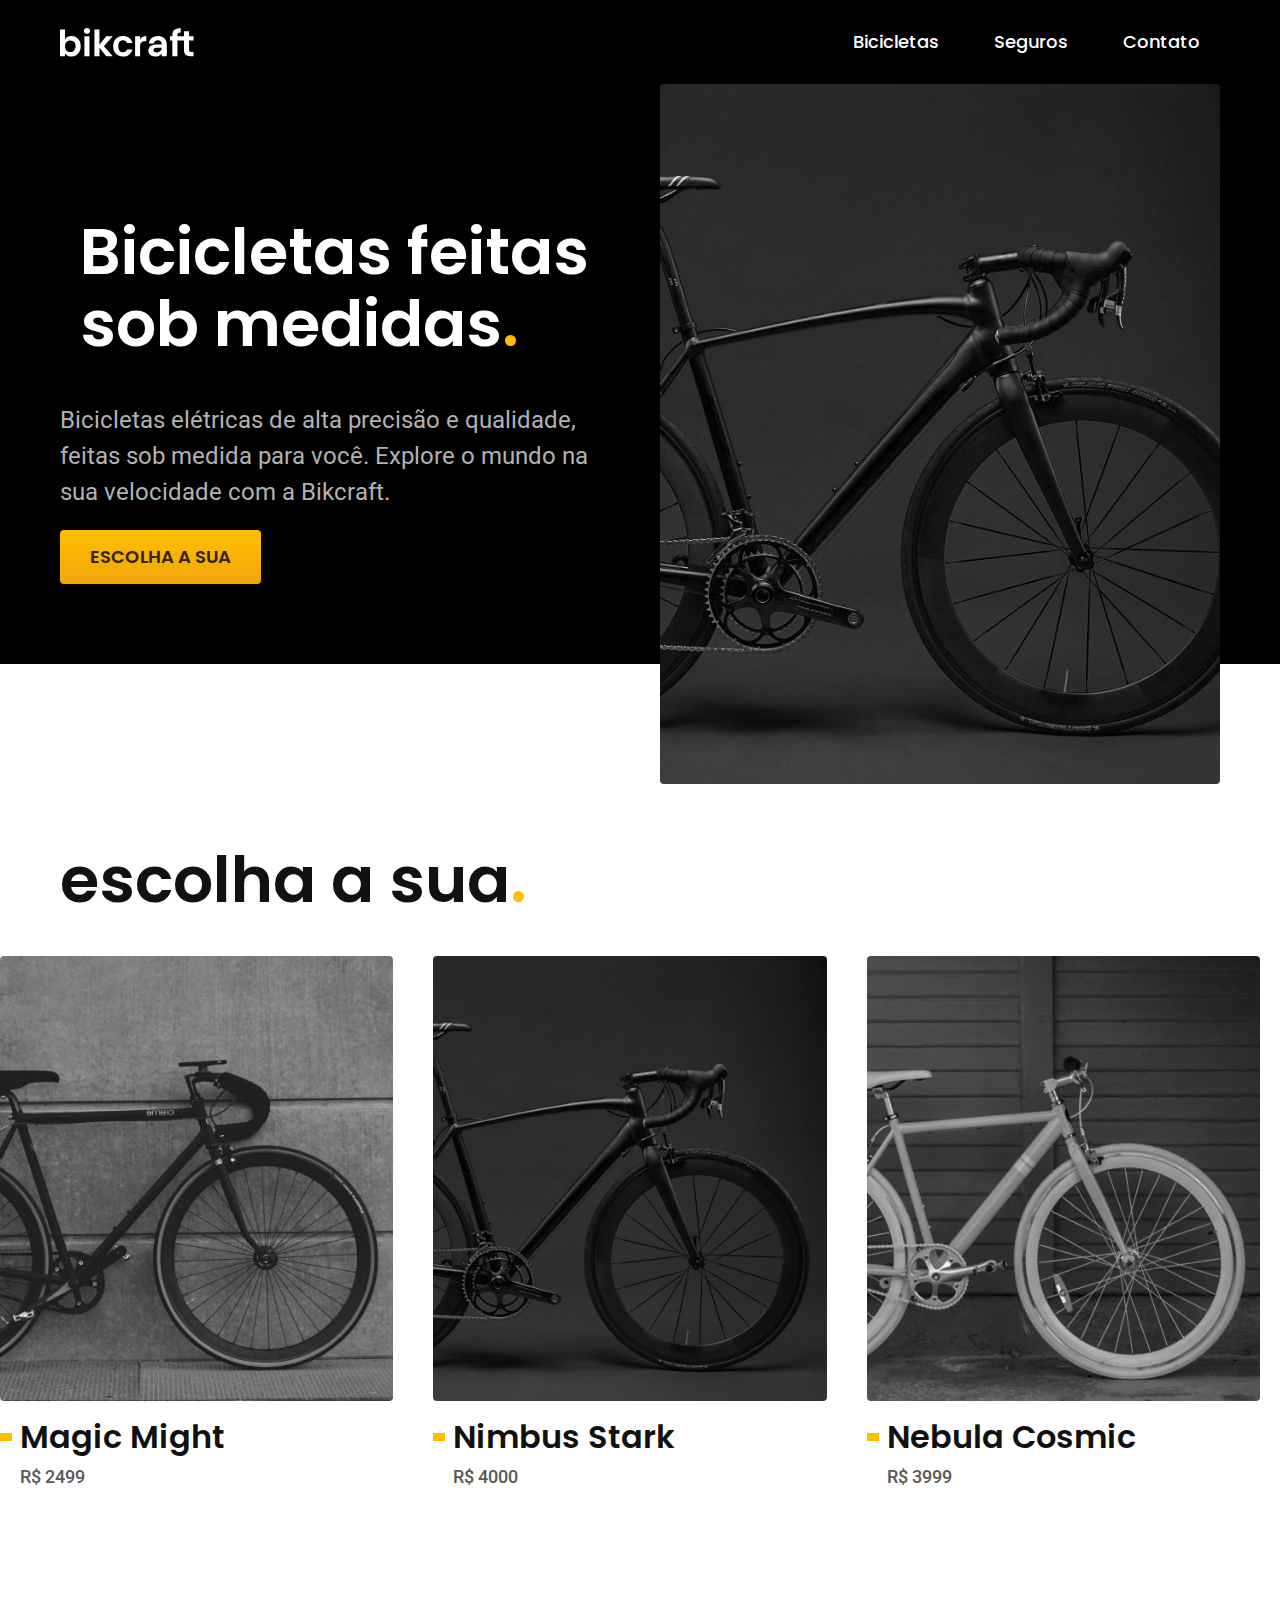
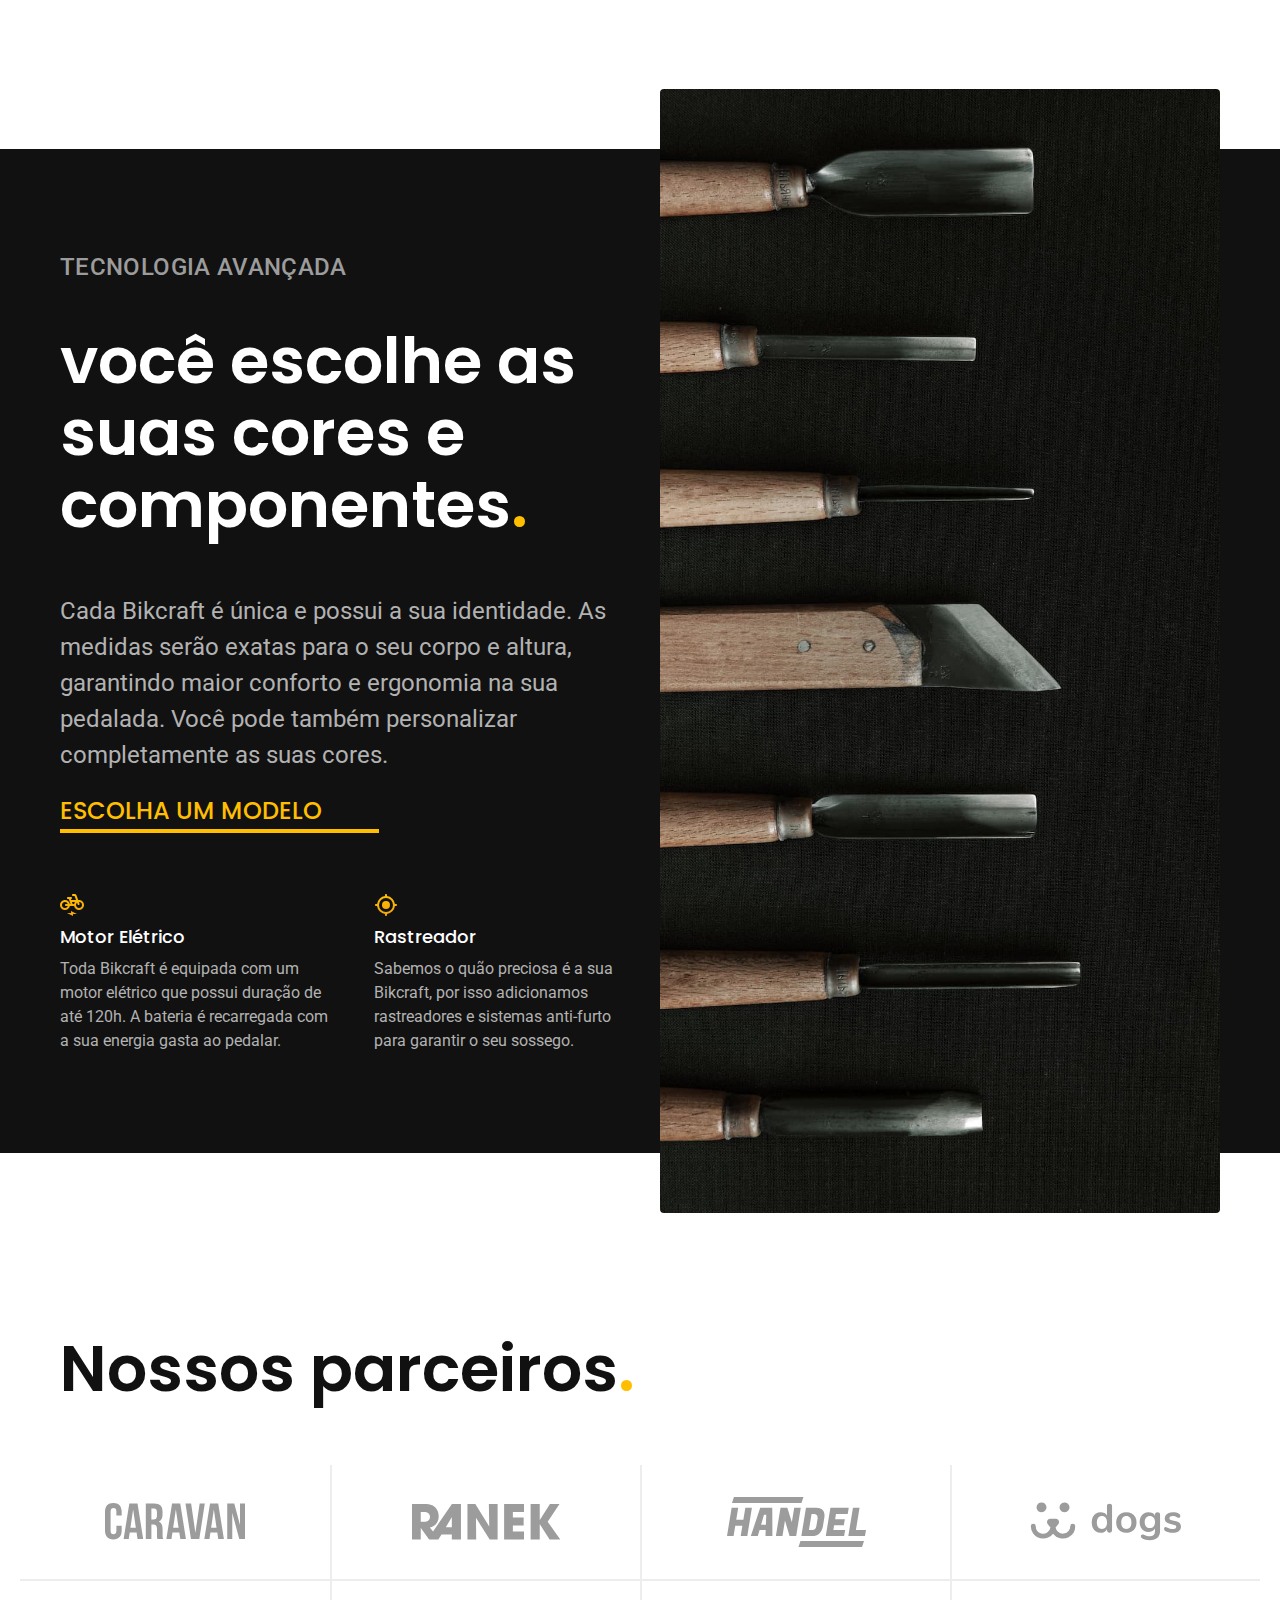
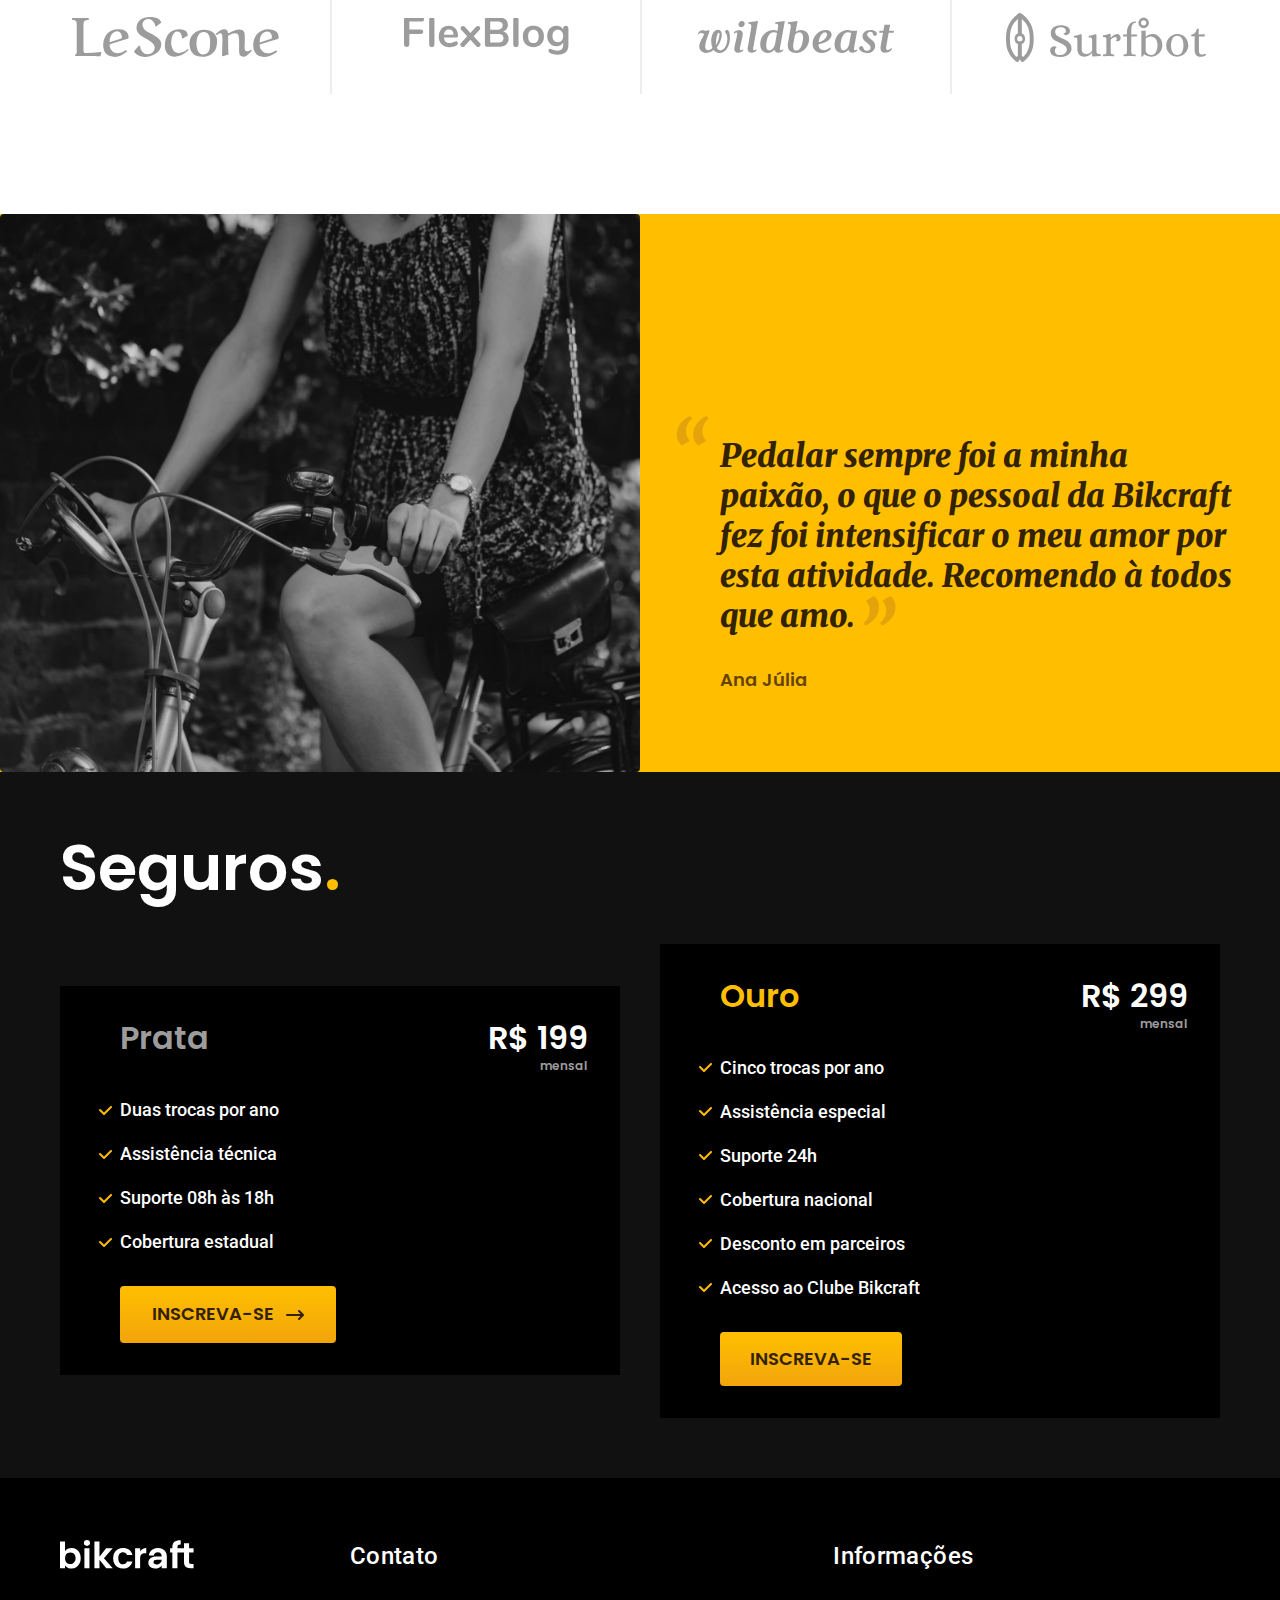
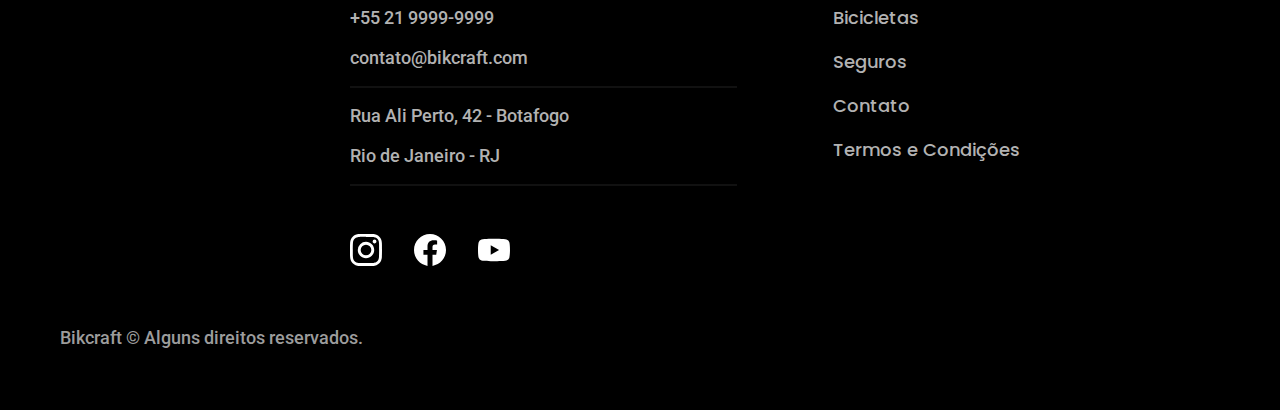
<file: index.html>
<!DOCTYPE html>
<html lang="pt-br">

<head>
  <meta charset="UTF-8">
  <meta name="viewport" content="width=device-width, initial-scale=1.0">
  <link rel="preload" href="css/style.css" as="style">
  <link rel="stylesheet" href="css/style.css">

  <link rel="preconnect" href="https://fonts.googleapis.com">
  <link rel="preconnect" href="https://fonts.gstatic.com" crossorigin>
  <link href="https://fonts.googleapis.com/css2?family=Poppins:wght@400;600;700&family=Roboto:wght@400;500&display=swap" rel="stylesheet">
  <link rel="preconnect" href="https://fonts.googleapis.com">
  <link rel="preconnect" href="https://fonts.gstatic.com" crossorigin>
  <link href="https://fonts.googleapis.com/css2?family=Merriweather:ital,wght@1,900&display=swap" rel="stylesheet">
  <title>Bikcraft - Bicicletas Elétricas</title>
  <meta name="description" content="Bicicletas elétricas de alta precisão e qualidade, feitas sob medida para você. Explore o mundo na sua velocidade com a Bikcraft.">
</head>

<body>
  <header class="cabecalho-bg">
    <div class="cabecalho-container container">
      <a href="./"><img src="img/bikcraft.svg" width="136" height="32" alt="Logo bikcraft"></a>

      <nav aria-label="primaria">
        <ul class="cabecalho-menu font-1-m">
          <li> <a href="bicicletas.html">Bicicletas</a></li>
          <li> <a href="seguros.html">Seguros</a></li>
          <li> <a href="contato.html">Contato</a></li>
        </ul>
      </nav>
    </div>
  </header>

  <main class="introducao-bg">
    <div class="introducao-container container">
      <div class="introducao-conteudo">
        <h1 class="titulo font-1-xxl">Bicicletas feitas sob medidas<span class="detalhe-ponto">.</span></h1>
        <p class="introducao-paragrafo texto-medio">Bicicletas elétricas de alta precisão e qualidade, feitas sob medida para você. Explore o mundo na sua velocidade com a Bikcraft<span class="detalhe-ponto">.</span></p>
        <a href="bicicletas.html" class="introducao-botao">Escolha a sua</a>
      </div>
      <picture>
        <source media="(width <= 800px)" srcset="img/bicicletas/nimbus.jpg">
        <img src="img/fotos/introducao.jpg" alt="Bicicleta">
      </picture>

    </div>
  </main>

  <article class="bicicletas-lista">
    <h2 class="font-1-xxl container">escolha a sua<span class="detalhe-ponto">.</span></h2>
    <ul>
      <li>
        <a href="bicicletas/magic.html"><img src="img/bicicletas/magic-home.jpg" alt="Bicicleta Magic Might"></a>
        <h3 class="font-1-xl">Magic Might</h3>
        <span class="font-2-m preco">R$ 2499</span>
      </li>
      <li>
        <a href="bicicletas/nimbus.html"><img src="img/bicicletas/nimbus-home.jpg" alt="Bicicleta Nimbus Stark"></a>
        <h3 class="font-1-xl">Nimbus Stark</h3>
        <span class="font-2-m preco">R$ 4000</span>
      </li>
      <li>
        <a href="bicicletas/nebula.html"><img src="img/bicicletas/nebula-home.jpg" alt="Bicicleta Nebula Cosmic"></a>
        <h3 class="font-1-xl">Nebula Cosmic</h3>
        <span class="font-2-m preco">R$ 3999</span>
      </li>
    </ul>
  </article>

  <article class="tecnologia-bg">
    <div class="tecnologia container">
      <div class="tecnologia-escrito">
        <span class="font-2-l-b">Tecnologia Avançada</span>
        <h2 class="font-1-xxl">você escolhe as suas cores e componentes<span class="detalhe-ponto">.</span></h2>
        <p class="font-2-l tecnologia-escrito-paragrafo">Cada Bikcraft é única e possui a sua identidade. As medidas serão exatas para o seu corpo e altura, garantindo maior conforto e ergonomia na sua pedalada. Você pode também personalizar completamente as suas cores.
        </p>
        <a href="./bicicletas.html" class="link font-1-l">Escolha um modelo</a>
        <div class="tecnologia-vantagens">
          <div>
            <img src="img/icones/eletrica.svg" alt="">
            <h3 class="font-1-m">Motor Elétrico</h3>
            <p class="font-2-s">Toda Bikcraft é equipada com um motor elétrico que possui duração de até 120h. A bateria é recarregada com a sua energia gasta ao pedalar.</p>
          </div>
          <div>
            <img src="img/icones/rastreador.svg" alt="">
            <h3 class="font-1-m">Rastreador</h3>
            <p class="font-2-s">Sabemos o quão preciosa é a sua Bikcraft, por isso adicionamos rastreadores e sistemas anti-furto para garantir o seu sossego.</p>
          </div>
        </div>
      </div>
      <div>
        <img src="img/fotos/tecnologia.jpg" alt="" class="tecnologia-imagem">
      </div>

    </div>

  </article>

  <section class="parceiros-bg" aria-label="Nossos Parceiros">
    <div class="parceiros-conteudo">
      <h2 class="font-1-xxl container">Nossos parceiros<span class="detalhe-ponto">.</span></h2>

      <ul class="parceiros-lista">
        <li><img src="img/parceiros/caravan.svg" alt="ícone do caravan"></li>
        <li><img src="img/parceiros/ranek.svg" alt="ícone do rabek"></li>
        <li><img src="img/parceiros/handel.svg" alt="ícone do handel"></li>
        <li><img src="img/parceiros/dogs.svg" alt="ícone do dogs"></li>
        <li><img src="img/parceiros/lescone.svg" alt="ícone do LeScone"></li>
        <li><img src="img/parceiros/flexblog.svg" alt="ícone do flexblog"></li>
        <li><img src="img/parceiros/wildbeast.svg" alt="ícone do wildbeast"></li>
        <li><img src="img/parceiros/surfbot.svg" alt="ícone do surfbot"></li>

      </ul>
    </div>
  </section>

  <section class="depoimento" aria-label="Depoimento">
    <div class="depoimento-foto">
      <img src="img/fotos/depoimento.jpg" alt="Mulher andando de bicicleta">
    </div>
    <div class="depoimento-conteudo">
      <blockquote class="font-1-xl">
        <p> Pedalar sempre foi a minha paixão, o que o pessoal da Bikcraft fez foi intensificar o meu amor por esta atividade. Recomendo à todos que amo.</p>
      </blockquote>
      <span class="font-1-m-b">Ana Júlia</span>
    </div>
  </section>

  <article class="seguros-bg">
    <div class="seguros container">
      <h2 class="font-1-xxl">Seguros<span class="detalhe-ponto">.</span></h2>

      <div class="seguros-item">
        <h3 class="font-1-xl seguro-prata">Prata</h3>
        <span class="font-1-xl seguro-preco">R$ 199<span class="font-1-xs seguro-mensal">mensal</span></span>
        <ul class="font-2-m seguros-lista">
          <li>Duas trocas por ano</li>
          <li>Assistência técnica</li>
          <li>Suporte 08h às 18h</li>
          <li>Cobertura estadual</li>
        </ul>
        <a href="/orcamento.html" class="botao">Inscreva-se</a>
      </div>

      <div class="seguros-item">
        <h3 class="font-1-xl seguro-ouro">Ouro</h3>
        <span class="font-1-xl seguro-preco">R$ 299<span class="font-1-xs seguro-mensal">mensal</span></span>
        <ul class="font-2-m seguros-lista">
          <li>Cinco trocas por ano</li>
          <li>Assistência especial</li>
          <li>Suporte 24h</li>
          <li>Cobertura nacional</li>
          <li>Desconto em parceiros</li>
          <li>Acesso ao Clube Bikcraft</li>
        </ul>
        <a href="/orcamento.html" class="botao-primario">Inscreva-se</a>
      </div>
    </div>
  </article>

  <footer class="rodape-bg">
    <div class="rodape container">
      <img src="img/bikcraft.svg" alt="Logo Bikcraft">
      <div class="rodape-contato">
        <h3 class="font-2-l-b">Contato</h3>
        <ul class="rodape-contato-lista font-2-m">
          <li><a href="tel:+552199999999">+55 21 9999-9999</a></li>
          <li><a href="mailto:contato@bikcraft.com">contato@bikcraft.com</a></li>
          <li><a href="">Rua Ali Perto, 42 - Botafogo</a></li>
          <li><a href="">Rio de Janeiro - RJ</a></li>
        </ul>
        <div class="rodape-redes-lista">
          <a href=""><img src="img/redes/instagram.svg" alt="ícone instagram"></a>
          <a href=""><img src="img/redes/facebook.svg" alt="ícone facebook"></a>
          <a href=""><img src="img/redes/youtube.svg" alt="ícone youtube"></a>
        </div>
      </div>
      <nav class="rodape-informacoes">
        <h3 class="font-2-l-b">Informações</h3>
        <ul class="rodape-informacoes-lista font-1-m">
          <li> <a href="./bicicletas.html">Bicicletas</a></li>
          <li><a href="./seguros.html">Seguros</a></li>
          <li> <a href="./contato.html">Contato</a></li>
          <li><a href="./termos.html">Termos e Condições</a></li>
        </ul>
      </nav>
      <p class="rodape-copy font-2-m">Bikcraft © Alguns direitos reservados.</p>
    </div>

  </footer>
</body>

</html>
</file>
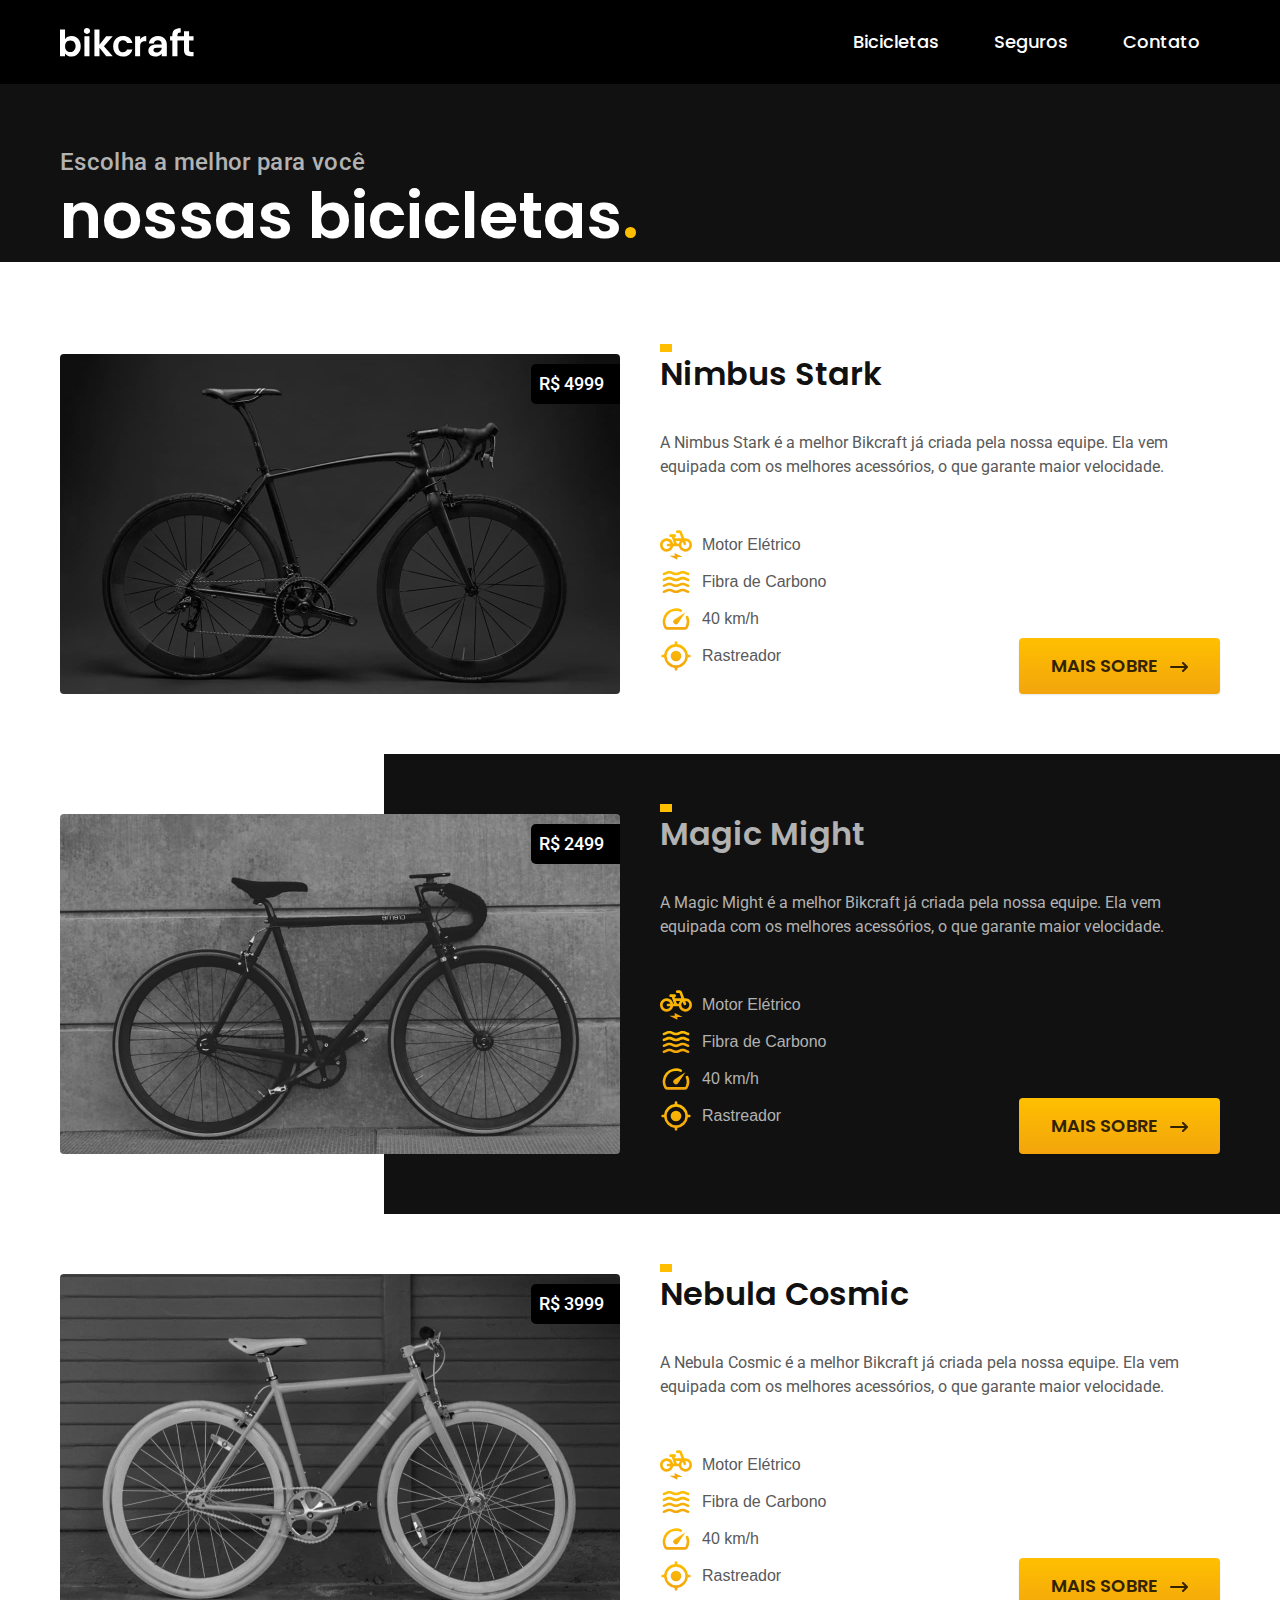
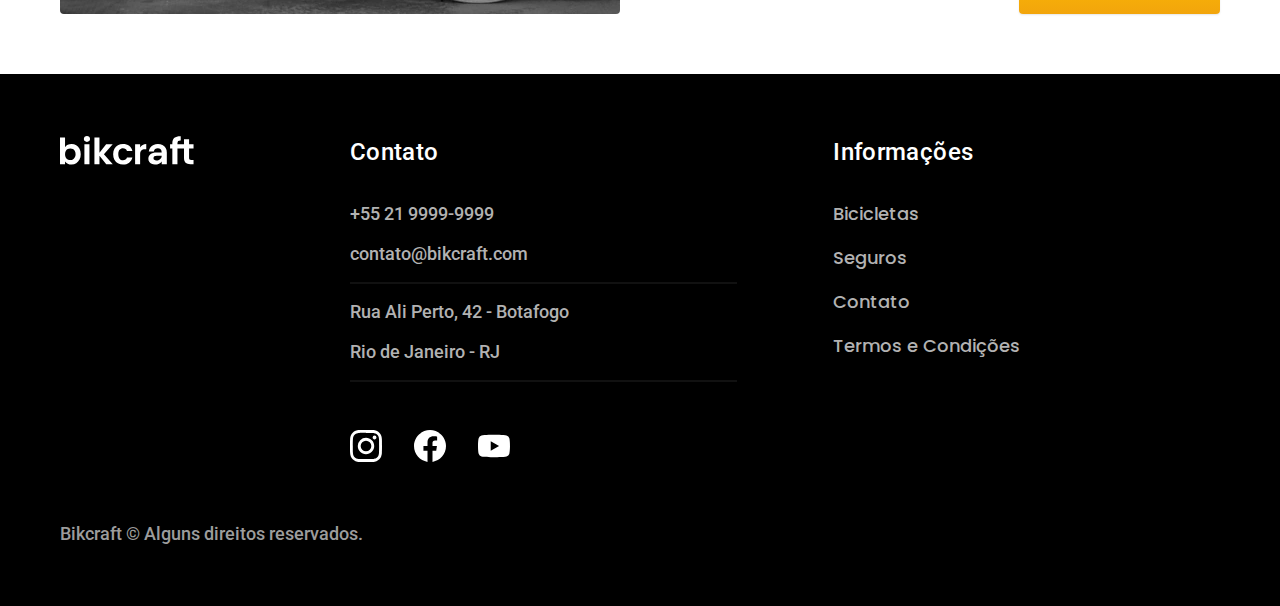
<file: bicicletas.html>
<!DOCTYPE html>
<html lang="pt-br">

<head>
  <meta charset="UTF-8">
  <meta name="viewport" content="width=device-width, initial-scale=1.0">
  <link rel="preload" href="css/style.css" as="style">
  <link rel="stylesheet" href="css/style.css">
  <link rel="preconnect" href="https://fonts.googleapis.com">
  <link rel="preconnect" href="https://fonts.gstatic.com" crossorigin>
  <link href="https://fonts.googleapis.com/css2?family=Poppins:wght@400;600;700&family=Roboto:wght@400;500&display=swap" rel="stylesheet">
  <link rel="preconnect" href="https://fonts.googleapis.com">
  <link rel="preconnect" href="https://fonts.gstatic.com" crossorigin>
  <link href="https://fonts.googleapis.com/css2?family=Merriweather:ital,wght@1,900&display=swap" rel="stylesheet">
  <title>Nossas Bicicletas</title>
</head>

<body id="bicicletas">
  <header class="cabecalho-bg">
    <div class="cabecalho-container container">
      <a href="./"><img src="img/bikcraft.svg" alt="Logo bikcraft"></a>

      <nav aria-label="primaria">
        <ul class="cabecalho-menu font-1-m">
          <li> <a href="bicicletas.html">Bicicletas</a></li>
          <li> <a href="seguros.html">Seguros</a></li>
          <li> <a href="contato.html">Contato</a></li>
        </ul>
      </nav>
    </div>
  </header>

  <main>
    <div class="titulo-bg">
      <div class="titulo container">
        <h3 class="font-2-l-b">Escolha a melhor para você</h3>
        <h2 class="font-1-xxl">nossas bicicletas<span class="detalhe-ponto">.</span></h2>
      </div>
    </div>

    <div class="bicicleta-bg">
      <div class="bicicletas container">
        <div class="bicicletas-imagem">
          <img src="img/bicicletas/nimbus.jpg" alt="Bicicleta Nimbus">
          <span class="font-2-m bicicleta-preco">R$ 4999</span>
        </div>
        <div class="bicicletas-conteudo">
          <h2 class="font-1-xl">Nimbus Stark</h2>
          <p class="font-2-s">A Nimbus Stark é a melhor Bikcraft já criada pela nossa equipe. Ela vem equipada com os melhores acessórios, o que garante maior velocidade.</p>
          <ul class="bicicleta-lista-qualidade">
            <li><img src="img/icones/eletrica.svg"> Motor Elétrico</li>
            <li><img src="img/icones/carbono.svg">Fibra de Carbono</li>
            <li><img src="img/icones/velocidade.svg">40 km/h</li>
            <li><img src="img/icones/rastreador.svg">Rastreador</li>
          </ul>
          <a href="bicicletas/nimbus.html" class="botao">MAIS SOBRE</a>
        </div>
      </div>
    </div>
    <div class="bicicleta-bg">
      <div class="bicicletas container">
        <div class="bicicletas-imagem">
          <img src="img/bicicletas/magic.jpg" alt="Bicicleta Magic Might">
          <span class="font-2-m bicicleta-preco">R$ 2499</span>
        </div>
        <div class="bicicletas-conteudo">
          <h2 class="font-1-xl">Magic Might</h2>
          <p class="font-2-s">A Magic Might é a melhor Bikcraft já criada pela nossa equipe. Ela vem equipada com os melhores acessórios, o que garante maior velocidade.</p>
          <ul class="bicicleta-lista-qualidade">
            <li><img src="img/icones/eletrica.svg"> Motor Elétrico</li>
            <li><img src="img/icones/carbono.svg">Fibra de Carbono</li>
            <li><img src="img/icones/velocidade.svg">40 km/h</li>
            <li><img src="img/icones/rastreador.svg">Rastreador</li>
          </ul>
          <a href="bicicletas/magic.html" class="botao">MAIS SOBRE</a>
        </div>
      </div>
    </div>
    <div class="bicicleta-bg">
      <div class="bicicletas container">
        <div class="bicicletas-imagem">
          <img src="img/bicicletas/nebula.jpg" alt="Bicicleta Nebula">
          <span class="font-2-m bicicleta-preco">R$ 3999</span>
        </div>
        <div class="bicicletas-conteudo">
          <h2 class="font-1-xl">Nebula Cosmic</h2>
          <p class="font-2-s">A Nebula Cosmic é a melhor Bikcraft já criada pela nossa equipe. Ela vem equipada com os melhores acessórios, o que garante maior velocidade.</p>
          <ul class="bicicleta-lista-qualidade">
            <li><img src="img/icones/eletrica.svg"> Motor Elétrico</li>
            <li><img src="img/icones/carbono.svg">Fibra de Carbono</li>
            <li><img src="img/icones/velocidade.svg">40 km/h</li>
            <li><img src="img/icones/rastreador.svg">Rastreador</li>
          </ul>
          <a href="bicicletas/nebula.html" class="botao">MAIS SOBRE</a>
        </div>
      </div>
    </div>

  </main>

  <footer class="rodape-bg">
    <div class="rodape container">
      <img src="img/bikcraft.svg" alt="Logo Bikcraft">
      <div class="rodape-contato">
        <h3 class="font-2-l-b">Contato</h3>
        <ul class="rodape-contato-lista font-2-m">
          <li><a href="tel:+552199999999">+55 21 9999-9999</a></li>
          <li><a href="mailto:contato@bikcraft.com">contato@bikcraft.com</a></li>
          <li><a href="">Rua Ali Perto, 42 - Botafogo</a></li>
          <li><a href="">Rio de Janeiro - RJ</a></li>
        </ul>
        <div class="rodape-redes-lista">
          <a href=""><img src="img/redes/instagram.svg" alt="ícone instagram"></a>
          <a href=""><img src="img/redes/facebook.svg" alt="ícone facebook"></a>
          <a href=""><img src="img/redes/youtube.svg" alt="ícone youtube"></a>
        </div>
      </div>
      <nav class="rodape-informacoes">
        <h3 class="font-2-l-b">Informações</h3>
        <ul class="rodape-informacoes-lista font-1-m">
          <li> <a href="./bicicletas.html">Bicicletas</a></li>
          <li><a href="./seguros.html">Seguros</a></li>
          <li> <a href="./contato.html">Contato</a></li>
          <li><a href="./termos.html">Termos e Condições</a></li>
        </ul>
      </nav>
      <p class="rodape-copy font-2-m">Bikcraft © Alguns direitos reservados.</p>
    </div>

  </footer>

</body>

</html>
</file>
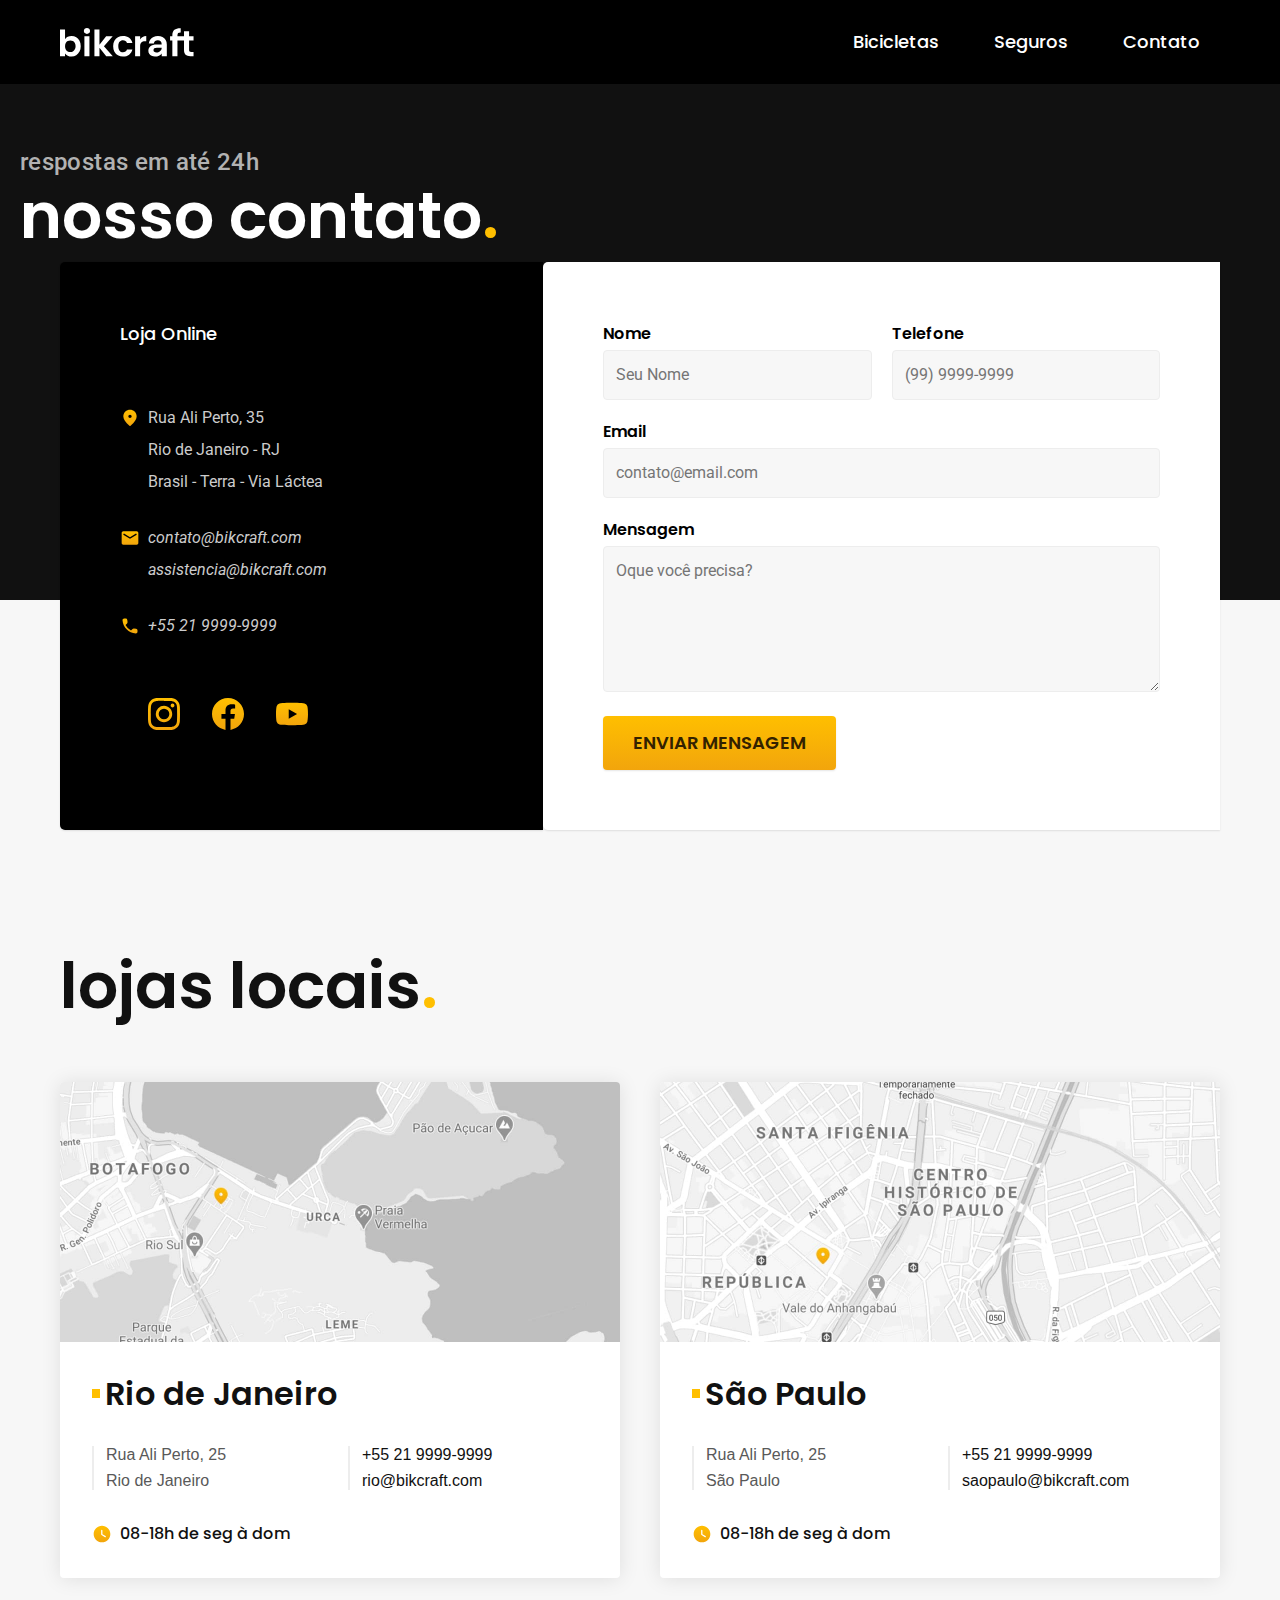
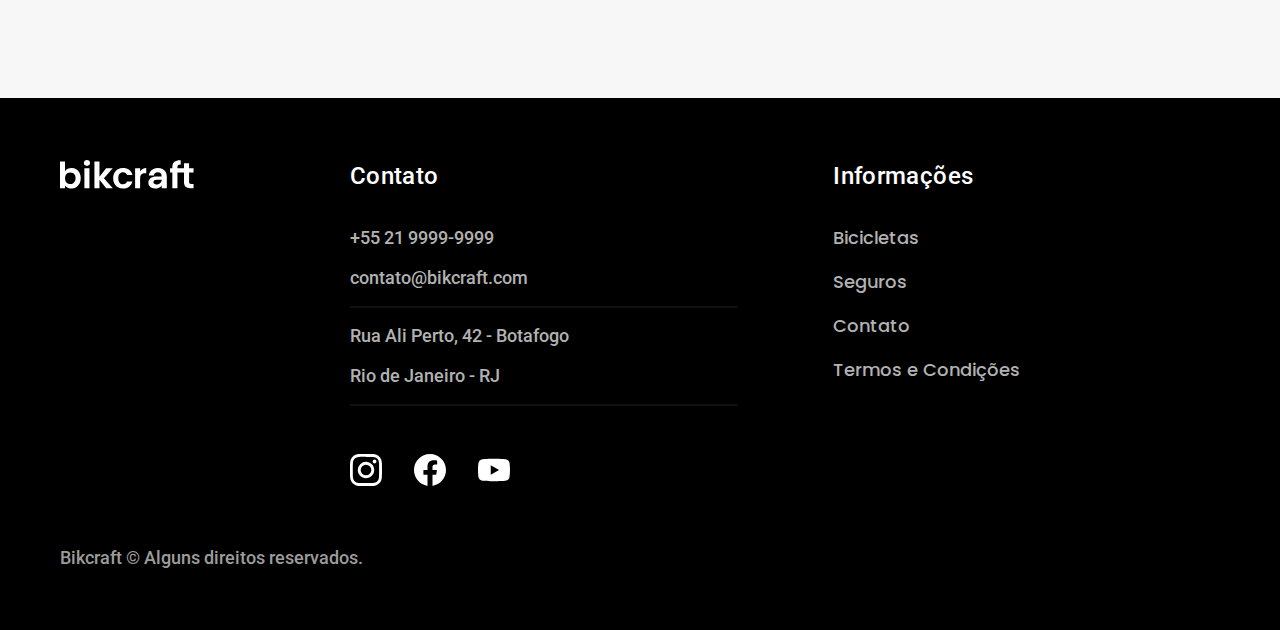
<file: contato.html>
<!DOCTYPE html>
<html lang="pt-br">

<head>
  <meta charset="UTF-8">
  <meta name="viewport" content="width=device-width, initial-scale=1.0">
  <link rel="preload" href="css/style.css" as="style">
  <link rel="stylesheet" href="css/style.css">
  <link rel="preconnect" href="https://fonts.googleapis.com">
  <link rel="preconnect" href="https://fonts.gstatic.com" crossorigin>
  <link href="https://fonts.googleapis.com/css2?family=Poppins:wght@400;600;700&family=Roboto:wght@400;500&display=swap" rel="stylesheet">
  <link rel="preconnect" href="https://fonts.googleapis.com">
  <link rel="preconnect" href="https://fonts.gstatic.com" crossorigin>
  <link href="https://fonts.googleapis.com/css2?family=Merriweather:ital,wght@1,900&display=swap" rel="stylesheet">
  <title>Contato</title>
</head>

<body id="contato">
  <header class="cabecalho-bg">
    <div class="cabecalho-container container">
      <a href="./"><img src="img/bikcraft.svg" alt="Logo bikcraft"></a>

      <nav aria-label="primaria">
        <ul class="cabecalho-menu font-1-m">
          <li> <a href="bicicletas.html">Bicicletas</a></li>
          <li> <a href="seguros.html">Seguros</a></li>
          <li> <a href="contato.html">Contato</a></li>
        </ul>
      </nav>
    </div>
  </header>

  <main>
    <div class="titulo-bg">
      <div class="titulo  container">
        <h3 class="font-2-l-b">respostas em até 24h</h3>
        <h2 class="font-1-xxl">nosso contato<span class="detalhe-ponto">.</span></h2>
      </div>
    </div>


    <div class="contato container">
      <section aria-label="Endereço" class="contato-dados">
        <h2 class="font-1-m">Loja Online</h2>
        <div class="contato-endereco font-2-s">
          <p>Rua Ali Perto, 35</p>
          <p>Rio de Janeiro - RJ</p>
          <p>Brasil - Terra - Via Láctea</p>
        </div>
        <address class="contato-meios font-2-s">
          <a href="maito:contato@bikcraft.com">contato@bikcraft.com</a>
          <a href="maito:assistencia@bikcraft.com">assistencia@bikcraft.com</a>
          <a href="tel:+552199999999">+55 21 9999-9999</a>
        </address>

        <div class="contato-redes">
          <a href=""><img src="img/redes/instagram-p.svg" alt="ícone instagram"></a>
          <a href=""><img src="img/redes/facebook-p.svg" alt="ícone facebook"></a>
          <a href=""><img src="img/redes/youtube-p.svg" alt="ícone youtube"></a>
        </div>

      </section>
      <section aria-label="Formulário" class="contato-formulario">
        <form action="./" class="form">
          <div>
            <label for="nome">Nome</label>
            <input type="text" id="nome" name="nome" placeholder="Seu Nome">
          </div>

          <div>
            <label for="telefone">Telefone</label>
            <input type="text" id="telefone" name="telefone" placeholder="(99) 9999-9999">
          </div>

          <div class="col-2">
            <label for="email">Email</label>
            <input type="email" id="email" name="email" placeholder="contato@email.com">
          </div>

          <div class="col-2">
            <label for="mensagem">Mensagem</label>
            <textarea rows="5" id="mensagem" name="mensagem" placeholder="Oque você precisa?"></textarea>
          </div>
          <button class="botao-primario col-2">Enviar Mensagem</button>
        </form>
      </section>
    </div>
  </main>

  <article class="lojas container">
    <h2 class="font-1-xxl">lojas locais<span class="detalhe-ponto">.</span></h2>

    <div class="lojas-item">
      <img src="./img/lojas/rj.jpg" alt="Mapa marcando o endereço em Rua Ali Perto, 25 - Rio de Janeiro - RJ">

      <div class="lojas-conteudo">
        <h3 class="font-1-xl">Rio de Janeiro</h3>
        <div class="lojas-dados">
          <p>Rua Ali Perto, 25</p>
          <p>Rio de Janeiro</p>
        </div>
        <div class="lojas-dados">
          <a href="tel:+552199999999">+55 21 9999-9999</a>
          <a href="mailto:contato@bikcraft.com">rio@bikcraft.com</a>

        </div>
        <p class="lojas-funcionamento font-1-s"> <img src="./img/icones/horario.svg" alt="">08-18h de seg à dom</p>

      </div>
    </div>

    <div class="lojas-item">
      <img src="./img/lojas/sp.jpg" alt="Mapa marcando o endereço em Rua Ali Perto, 25 - São Paulo - SP">
      <div class="lojas-conteudo">
        <h3 class="font-1-xl">São Paulo</h3>
        <div class="lojas-dados">
          <p>Rua Ali Perto, 25</p>
          <p>São Paulo</p>
        </div>
        <div class="lojas-dados">
          <a href="tel:+552199999999">+55 21 9999-9999</a>
          <a href="mailto:contato@bikcraft.com">saopaulo@bikcraft.com</a>
        </div>
        <p class="lojas-funcionamento font-1-s"> <img src="./img/icones/horario.svg" alt="">08-18h de seg à dom</p>
      </div>
    </div>
  </article>

  <footer class="rodape-bg">
    <div class="rodape container">
      <img src="img/bikcraft.svg" alt="Logo Bikcraft">
      <div class="rodape-contato">
        <h3 class="font-2-l-b">Contato</h3>
        <ul class="rodape-contato-lista font-2-m">
          <li><a href="tel:+552199999999">+55 21 9999-9999</a></li>
          <li><a href="mailto:contato@bikcraft.com">contato@bikcraft.com</a></li>
          <li><a href="">Rua Ali Perto, 42 - Botafogo</a></li>
          <li><a href="">Rio de Janeiro - RJ</a></li>
        </ul>
        <div class="rodape-redes-lista">
          <a href=""><img src="img/redes/instagram.svg" alt="ícone instagram"></a>
          <a href=""><img src="img/redes/facebook.svg" alt="ícone facebook"></a>
          <a href=""><img src="img/redes/youtube.svg" alt="ícone youtube"></a>
        </div>
      </div>
      <nav class="rodape-informacoes">
        <h3 class="font-2-l-b">Informações</h3>
        <ul class="rodape-informacoes-lista font-1-m">
          <li> <a href="./bicicletas.html">Bicicletas</a></li>
          <li><a href="./seguros.html">Seguros</a></li>
          <li> <a href="./contato.html">Contato</a></li>
          <li><a href="./termos.html">Termos e Condições</a></li>
        </ul>
      </nav>
      <p class="rodape-copy font-2-m">Bikcraft © Alguns direitos reservados.</p>
    </div>

  </footer>
</body>

</html>
</file>
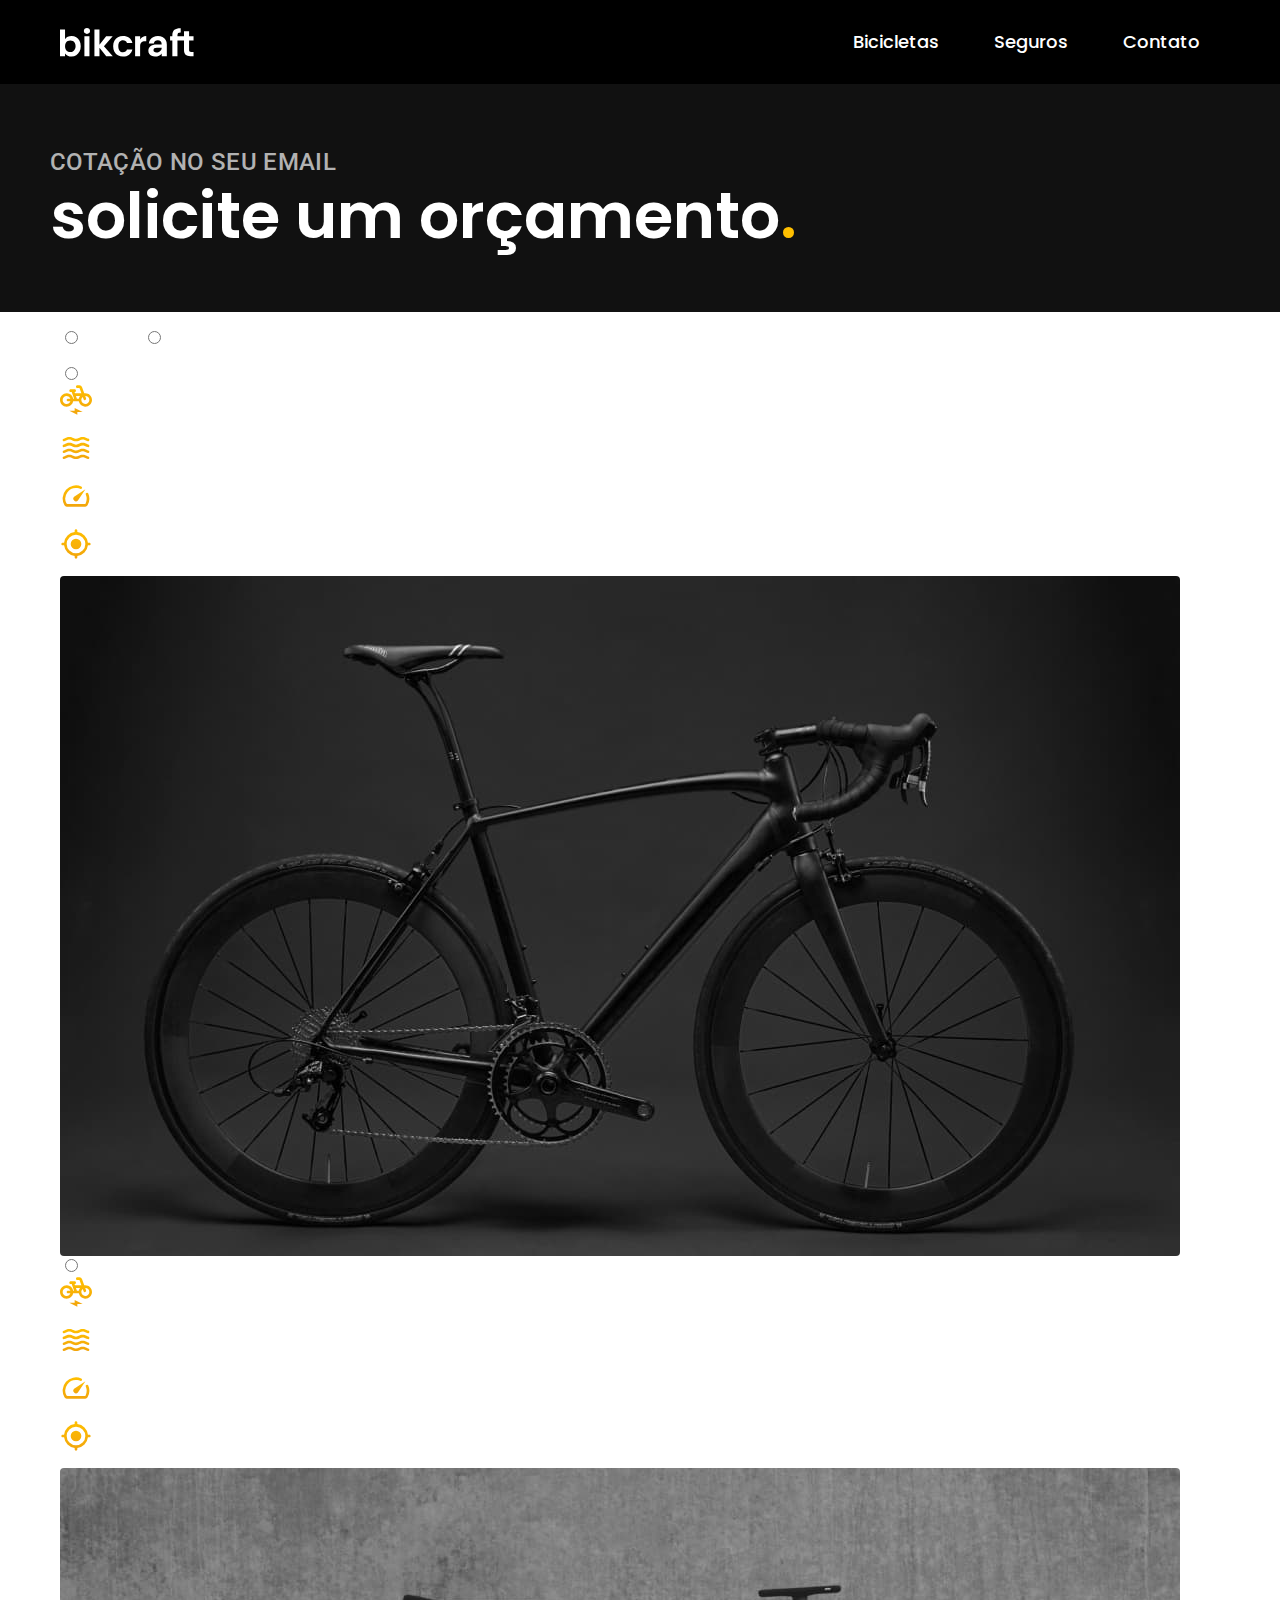
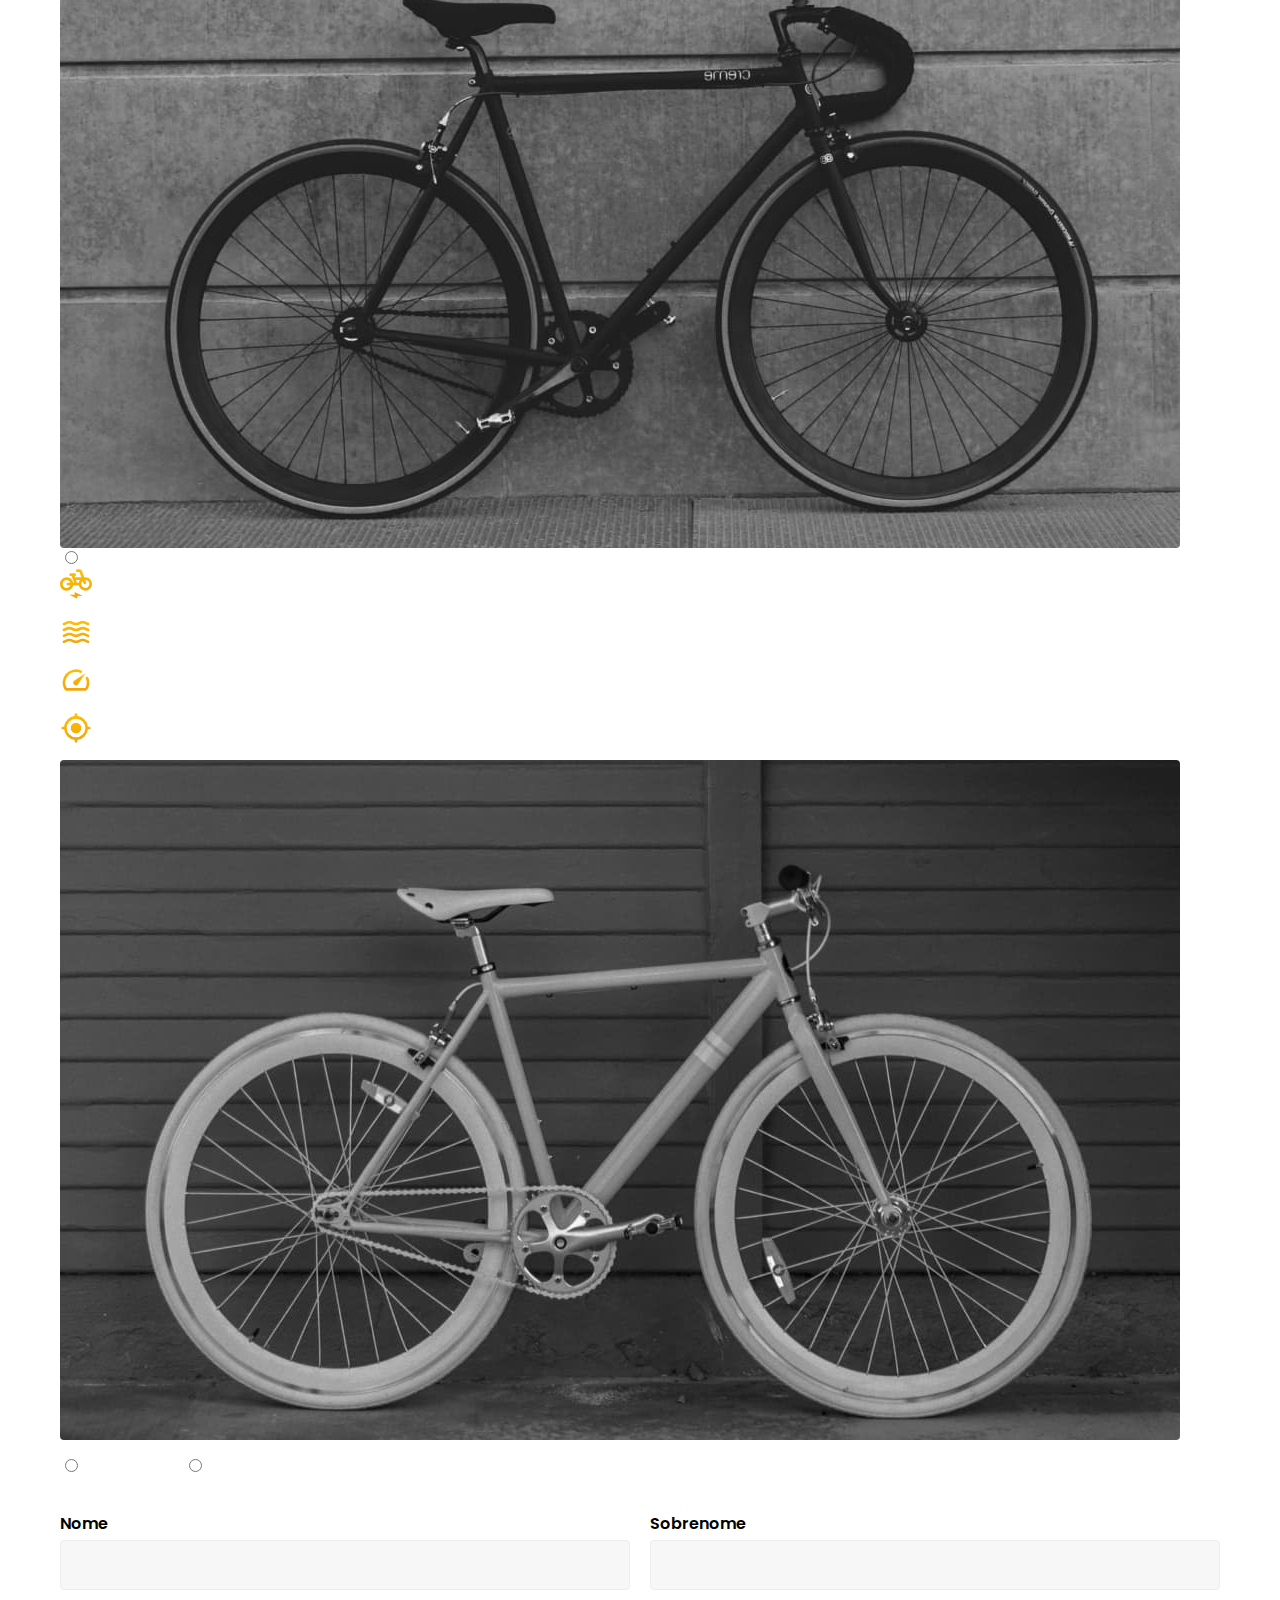
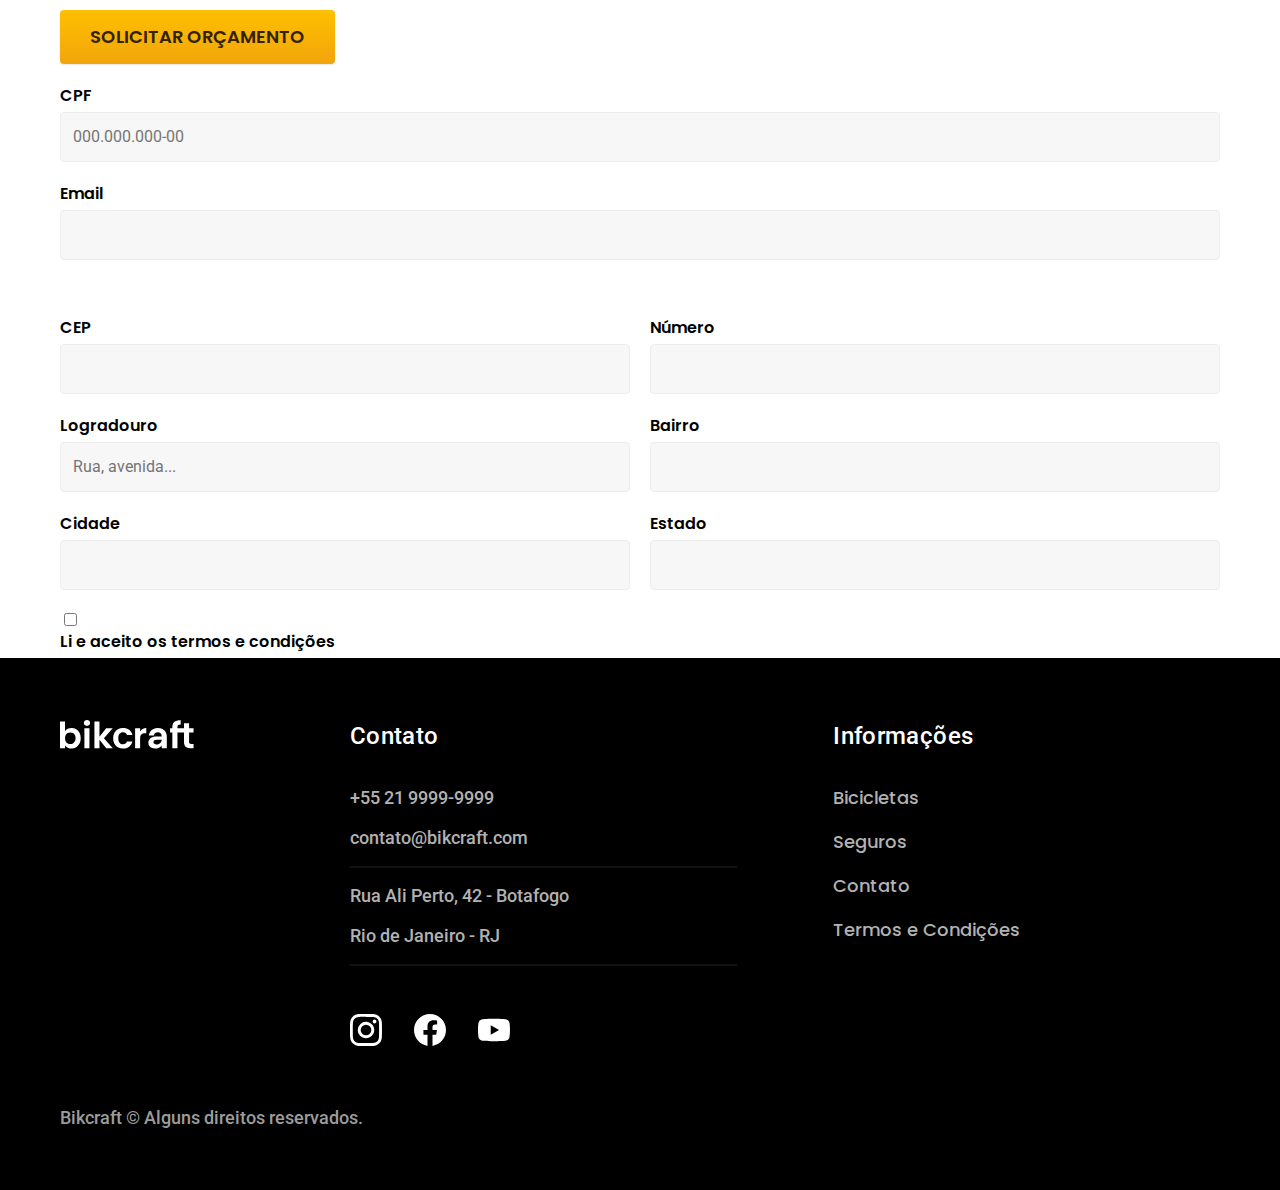
<file: orcamento.html>
<!DOCTYPE html>
<html lang="pt-br">

<head>
  <meta charset="UTF-8">
  <meta name="viewport" content="width=device-width, initial-scale=1.0">
  <link rel="preload" href="css/style.css" as="style">
  <link rel="stylesheet" href="css/style.css">
  <link rel="preconnect" href="https://fonts.googleapis.com">
  <link rel="preconnect" href="https://fonts.gstatic.com" crossorigin>
  <link href="https://fonts.googleapis.com/css2?family=Poppins:wght@400;600;700&family=Roboto:wght@400;500&display=swap" rel="stylesheet">
  <link rel="preconnect" href="https://fonts.googleapis.com">
  <link rel="preconnect" href="https://fonts.gstatic.com" crossorigin>
  <link href="https://fonts.googleapis.com/css2?family=Merriweather:ital,wght@1,900&display=swap" rel="stylesheet">
  <title>Orçamento | Bikcraft</title>
</head>

<body id="orcamento">
  <header class="cabecalho-bg">
    <div class="cabecalho-container container">
      <a href="./"><img src="img/bikcraft.svg" alt="Logo bikcraft"></a>

      <nav aria-label="primaria">
        <ul class="cabecalho-menu font-1-m">
          <li> <a href="bicicletas.html">Bicicletas</a></li>
          <li> <a href="seguros.html">Seguros</a></li>
          <li> <a href="contato.html">Contato</a></li>
        </ul>
      </nav>
    </div>
  </header>

  <main>
    <div class="termos-bg">
      <div class="termos  container">
        <h3 class="font-2-l-b">Cotação no seu email</h3>
        <h2 class="font-1-xxl">Solicite um orçamento<span class="detalhe-ponto">.</span></h2>
      </div>
    </div>

    <form action="./" class="orcamento container">
      <div class="orcamento-produto">
        <h2 class="font-1-xs">Bikcraft ou seguro?</h2>
        <input type="radio" name="tipo" value="bikcraft" id="bikcraft">
        <label for="bikcraft">Bikcraft</label>
        <input type="radio" name="tipo" value="seguro" id="seguro">
        <label for="seguro">Seguro</label>

        <div class="orcamento-conteudo" id="orcamento-bikcraft">
          <h2 class="font-1-xs">Escolha a sua</h2>


          <input type="radio" name="produto" value="nimbus" id="nimbus">
          <label for="nimbus">Nimbus Stark <span>R$ 4999</span> </label>
          <div class="orcamento-detalhe">
            <ul class="font-1-xs">
              <li><img src="img/icones/eletrica.svg" alt="">Motor Elétrico</li>
              <li><img src="img/icones/carbono.svg" alt="">Fibra de Carbono</li>
              <li><img src="img/icones/velocidade.svg" alt="">50km/h</li>
              <li><img src="img/icones/rastreador.svg" alt="">Rastreador</li>
            </ul>
            <img src="img/bicicletas/nimbus.jpg" alt="Nimbus Stark">
          </div>

          <input type="radio" name="produto" value="magic" id="magic">
          <label for="magic">Magic Might <span>R$ 2999</span></label>
          <div class="orcamento-detalhe">
            <ul class="font-1-xs">
              <li><img src="img/icones/eletrica.svg" alt="">Motor Elétrico</li>
              <li><img src="img/icones/carbono.svg" alt="">Fibra de Carbono</li>
              <li><img src="img/icones/velocidade.svg" alt="">45km/h</li>
              <li><img src="img/icones/rastreador.svg" alt="">Rastreador</li>
            </ul>
            <img src="img/bicicletas/magic.jpg" alt="Magic Might">
          </div>

          <input type="radio" name="produto" value="nebula" id="nebula">
          <label for="nebula">Nebula Cosmic <span>R$ 3999</span></label>
          <div class="orcamento-detalhe">
            <ul class="font-1-xs">
              <li><img src="img/icones/eletrica.svg" alt="">Motor Elétrico</li>
              <li><img src="img/icones/carbono.svg" alt="">Fibra de Carbono</li>
              <li><img src="img/icones/velocidade.svg" alt="">40km/h</li>
              <li><img src="img/icones/rastreador.svg" alt="">Rastreador</li>
            </ul>
            <img src="img/bicicletas/nebula.jpg" alt="Nebula Cosmic">
          </div>
        </div>

        <div class="orcamento-conteudo" id="orcamento-seguro">
          <h2 class="font-1-xs">Escolha o plano</h2>

          <input type="radio" name="produto" value="prata" id="prata">
          <label for="prata">Prata <span>R$ 199</span></label>

          <input type="radio" name="produto" value="ouro" id="ouro">
          <label for="ouro">Ouro <span>R$ 299</span></label>
        </div>
      </div>
      <div class="orcamento-dados form">
        <h2 class="font-1-xs col-2">Dados pessoais</h2>
        <div>
          <label for="nome">Nome</label>
          <input type="text" id="nome">
        </div>
        <div>
          <label for="sobrenome">Sobrenome</label>
          <input type="text" id="sobrenome">
        </div>
        <div class="col-2">
          <label for="cpf">CPF</label>
          <input type="text" id="cpf" placeholder="000.000.000-00">
        </div>
        <div class="col-2">
          <label for="email">Email</label>
          <input type="email" id="email">
        </div>


        <h2 class="font-1-xs col-2">Entrega</h2>
        <div>
          <label for="cep">CEP</label>
          <input type="text" id="cep">
        </div>
        <div>
          <label for="numero">Número</label>
          <input type="text" id="numero">
        </div>
        <div>
          <label for="logradouro">Logradouro</label>
          <input type="text" id="logradouro" placeholder="Rua, avenida...">
        </div>
        <div>
          <label for="bairro">Bairro</label>
          <input type="text" id="bairro">
        </div>
        <div>
          <label for="cidade">Cidade</label>
          <input type="text" id="cidade">
        </div>
        <div>
          <label for="estado">Estado</label>
          <input type="text" id="estado">
        </div>
        <div class="orcamento-condicoes col-2">
          <input type="checkbox" id="condicoes">
          <label for="condicoes">Li e aceito os <span> termos e condições </span></label>

        </div>
        <button class="botao-primario col-2">Solicitar Orçamento</button>
      </div>
    </form>
  </main>

  <footer class="rodape-bg">
    <div class="rodape container">
      <img src="img/bikcraft.svg" alt="Logo Bikcraft">
      <div class="rodape-contato">
        <h3 class="font-2-l-b">Contato</h3>
        <ul class="rodape-contato-lista font-2-m">
          <li><a href="tel:+552199999999">+55 21 9999-9999</a></li>
          <li><a href="mailto:contato@bikcraft.com">contato@bikcraft.com</a></li>
          <li><a href="">Rua Ali Perto, 42 - Botafogo</a></li>
          <li><a href="">Rio de Janeiro - RJ</a></li>
        </ul>
        <div class="rodape-redes-lista">
          <a href=""><img src="img/redes/instagram.svg" alt="ícone instagram"></a>
          <a href=""><img src="img/redes/facebook.svg" alt="ícone facebook"></a>
          <a href=""><img src="img/redes/youtube.svg" alt="ícone youtube"></a>
        </div>
      </div>
      <nav class="rodape-informacoes">
        <h3 class="font-2-l-b">Informações</h3>
        <ul class="rodape-informacoes-lista font-1-m">
          <li> <a href="./bicicletas.html">Bicicletas</a></li>
          <li><a href="./seguros.html">Seguros</a></li>
          <li> <a href="./contato.html">Contato</a></li>
          <li><a href="./termos.html">Termos e Condições</a></li>
        </ul>
      </nav>
      <p class="rodape-copy font-2-m">Bikcraft © Alguns direitos reservados.</p>
    </div>

  </footer>
</body>

</html>
</file>
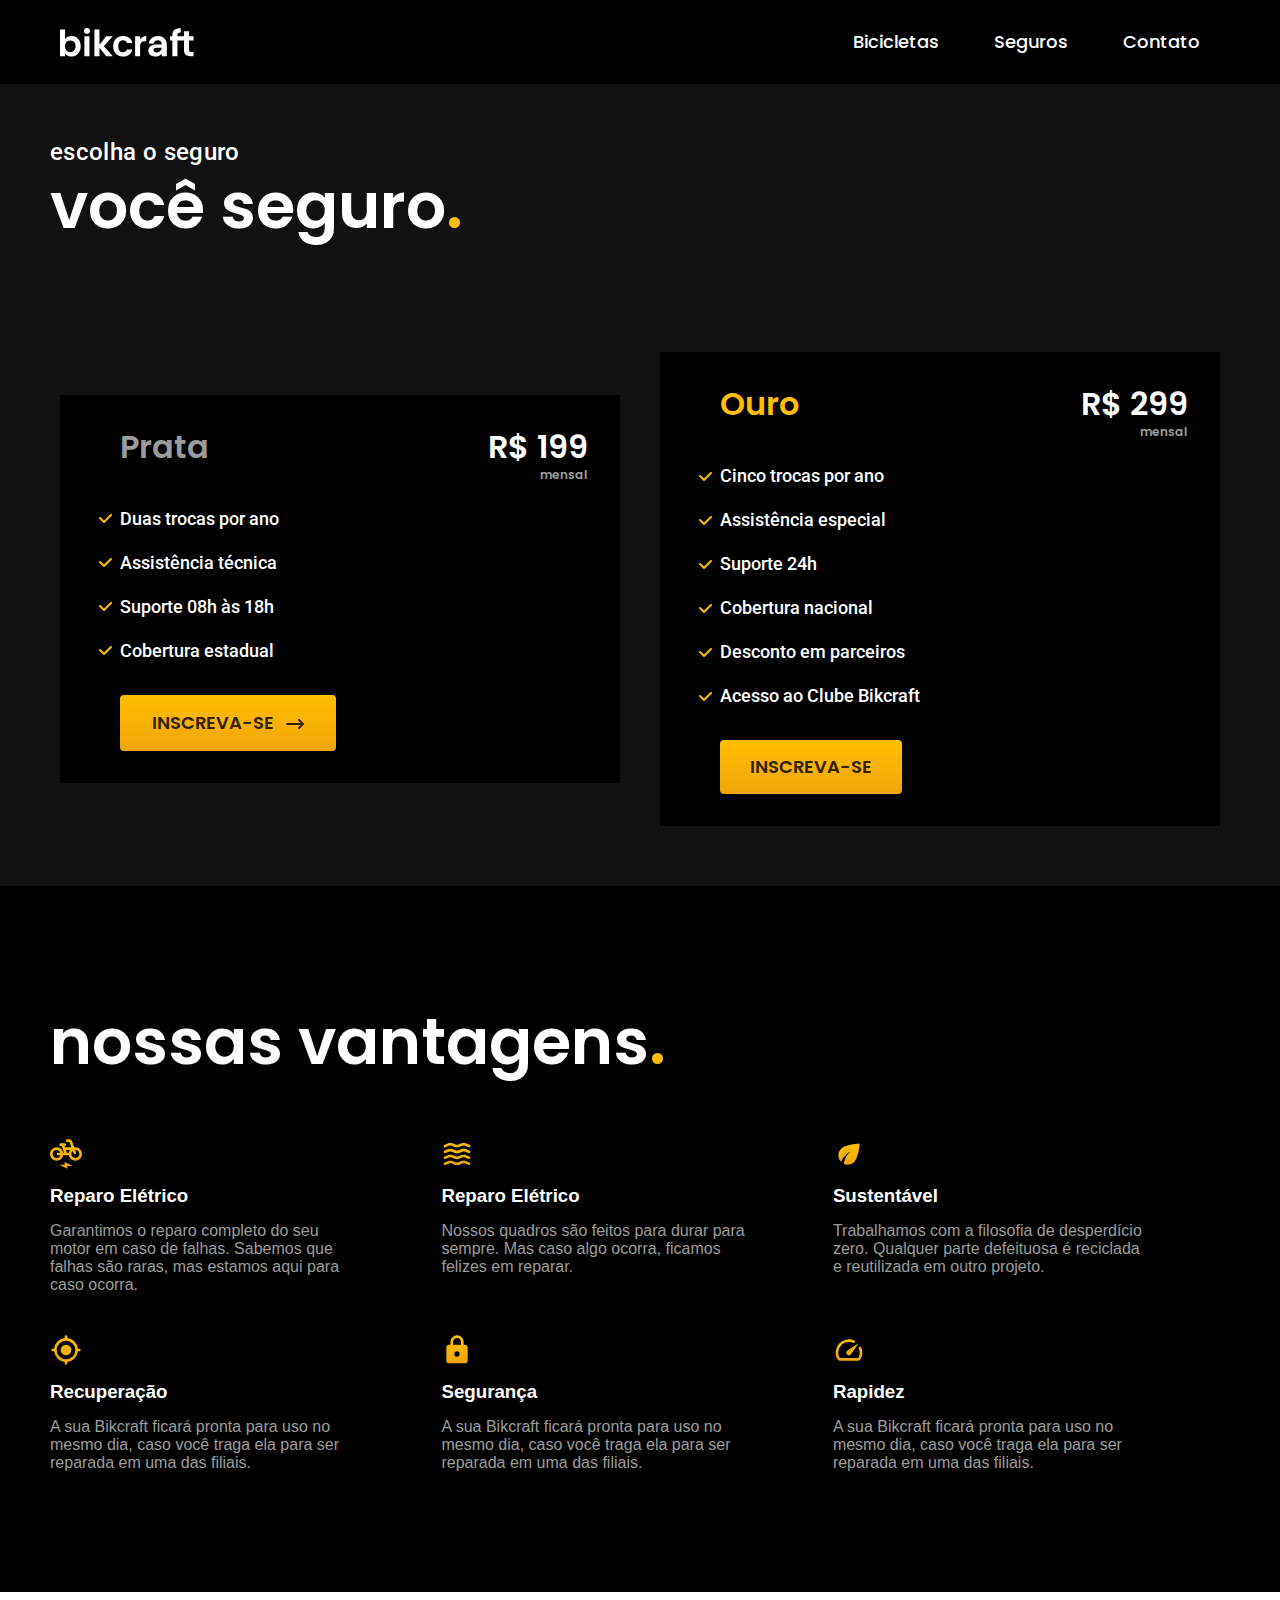
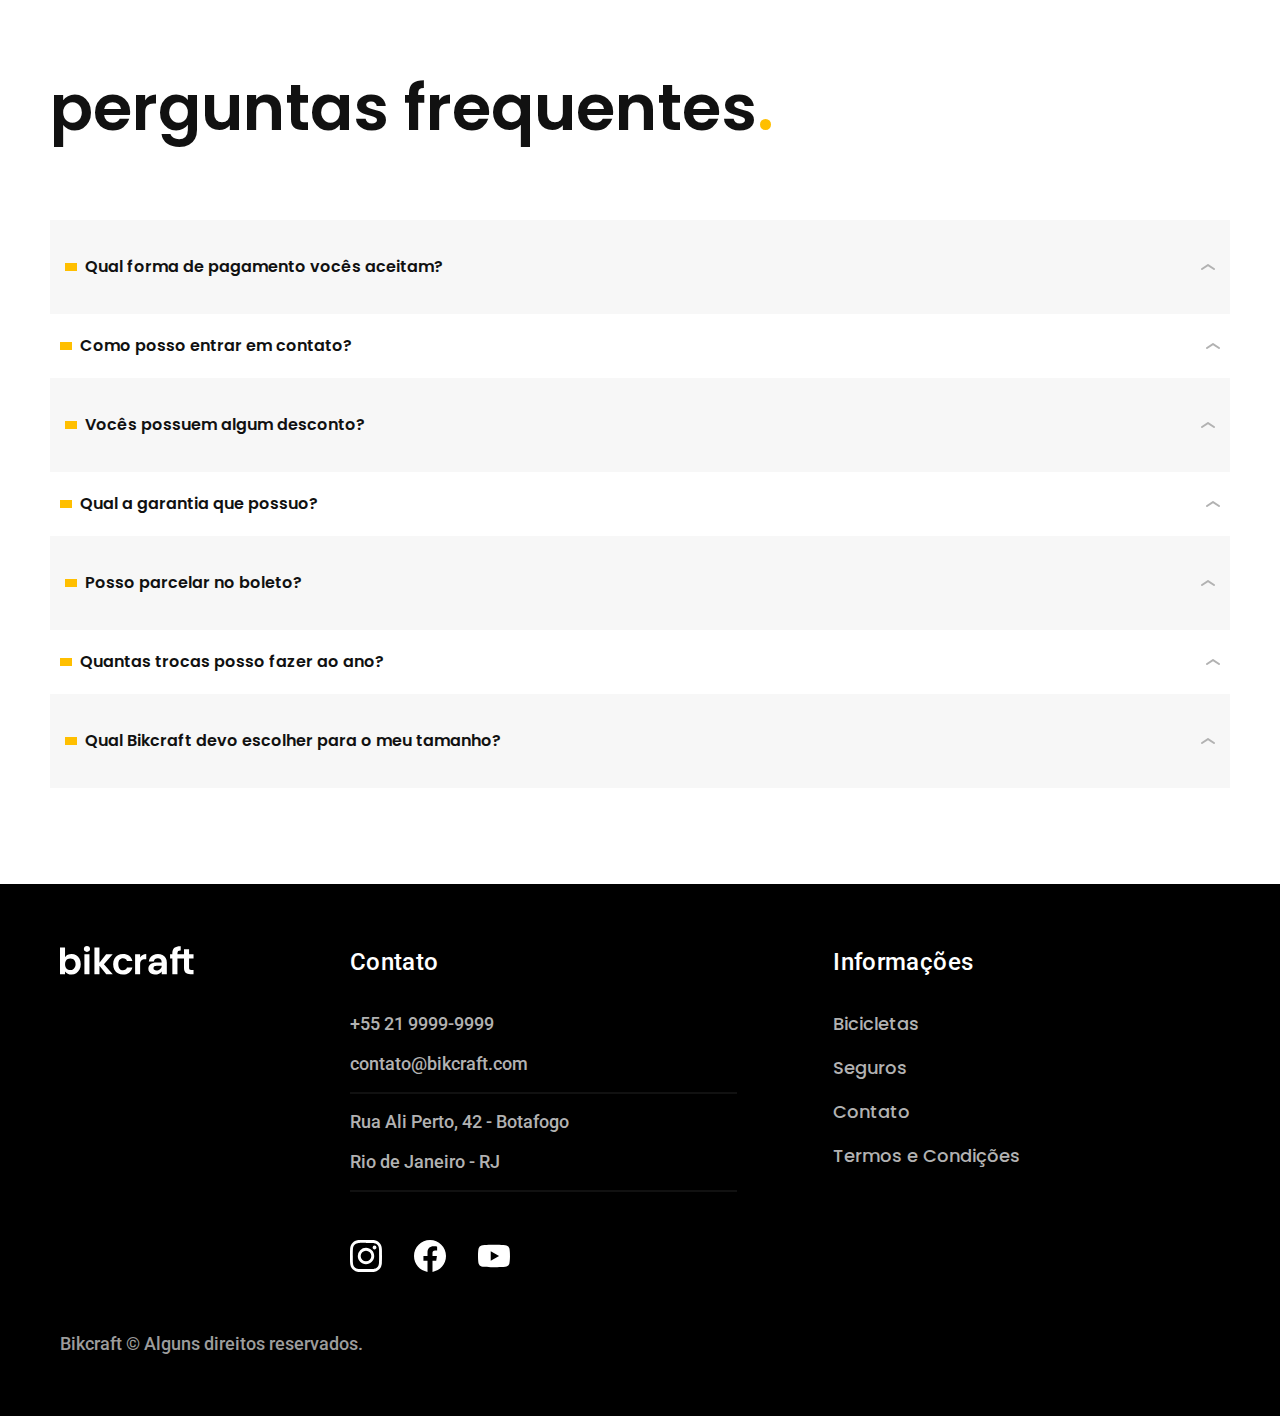
<file: seguros.html>
<!DOCTYPE html>
<html lang="pt-br">

<head>
  <meta charset="UTF-8">
  <meta name="viewport" content="width=device-width, initial-scale=1.0">
  <link rel="preload" href="css/style.css" as="style">
  <link rel="stylesheet" href="css/style.css">
  <link rel="preconnect" href="https://fonts.googleapis.com">
  <link rel="preconnect" href="https://fonts.gstatic.com" crossorigin>
  <link href="https://fonts.googleapis.com/css2?family=Poppins:wght@400;600;700&family=Roboto:wght@400;500&display=swap" rel="stylesheet">
  <link rel="preconnect" href="https://fonts.googleapis.com">
  <link rel="preconnect" href="https://fonts.gstatic.com" crossorigin>
  <link href="https://fonts.googleapis.com/css2?family=Merriweather:ital,wght@1,900&display=swap" rel="stylesheet">
  <title>Seguros</title>
</head>

<body id="seguros">
  <header class="cabecalho-bg">
    <div class="cabecalho-container container">
      <a href="./"><img src="img/bikcraft.svg" alt="Logo bikcraft"></a>

      <nav aria-label="primaria">
        <ul class="cabecalho-menu font-1-m">
          <li> <a href="bicicletas.html">Bicicletas</a></li>
          <li> <a href="seguros.html">Seguros</a></li>
          <li> <a href="contato.html">Contato</a></li>
        </ul>
      </nav>
    </div>
  </header>

  <main>
    <div class="plano-bg">
      <div class="plano  container">
        <h3 class="font-2-l-b">escolha o seguro</h3>
        <h2 class="font-1-xxl">você seguro<span class="detalhe-ponto">.</span></h2>
      </div>

      <article class="seguros-bg">
        <div class="seguros container">

          <div class="seguros-item">
            <h3 class="font-1-xl seguro-prata">Prata</h3>
            <span class="font-1-xl seguro-preco">R$ 199<span class="font-1-xs seguro-mensal">mensal</span></span>
            <ul class="font-2-m seguros-lista">
              <li>Duas trocas por ano</li>
              <li>Assistência técnica</li>
              <li>Suporte 08h às 18h</li>
              <li>Cobertura estadual</li>
            </ul>
            <a href="/orcamento.html" class="botao">Inscreva-se</a>
          </div>

          <div class="seguros-item">
            <h3 class="font-1-xl seguro-ouro">Ouro</h3>
            <span class="font-1-xl seguro-preco">R$ 299<span class="font-1-xs seguro-mensal">mensal</span></span>
            <ul class="font-2-m seguros-lista">
              <li>Cinco trocas por ano</li>
              <li>Assistência especial</li>
              <li>Suporte 24h</li>
              <li>Cobertura nacional</li>
              <li>Desconto em parceiros</li>
              <li>Acesso ao Clube Bikcraft</li>
            </ul>
            <a href="/orcamento.html" class="botao-primario">Inscreva-se</a>
          </div>
        </div>
      </article>
    </div>

    <div class="vantagens-bg">
      <div class="vantagens container">
        <h2 class="font-1-xxl">nossas vantagens<span class="detalhe-ponto">.</span></h2>
        <ul class="vantagens-grid">
          <li>
            <img src="img/icones/eletrica.svg" alt="">
            <h3>Reparo Elétrico</h3>
            <p>Garantimos o reparo completo do seu motor em caso de falhas. Sabemos que falhas são raras, mas estamos aqui para caso ocorra.</p>
          </li>
          <li>
            <img src="img/icones/carbono.svg" alt="">
            <h3>Reparo Elétrico</h3>
            <p>Nossos quadros são feitos para durar para sempre. Mas caso algo ocorra, ficamos felizes em reparar.</p>
          </li>
          <li>
            <img src="img/icones/sustentavel.svg" alt="">
            <h3>Sustentável</h3>
            <p>Trabalhamos com a filosofia de desperdício zero. Qualquer parte defeituosa é reciclada e reutilizada em outro projeto.</p>
          </li>
          <li>
            <img src="img/icones/rastreador.svg" alt="">
            <h3>Recuperação</h3>
            <p>A sua Bikcraft ficará pronta para uso no mesmo dia, caso você traga ela para ser reparada em uma das filiais.</p>
          </li>
          <li>
            <img src="img/icones/seguro.svg" alt="">
            <h3>Segurança</h3>
            <p>A sua Bikcraft ficará pronta para uso no mesmo dia, caso você traga ela para ser reparada em uma das filiais.</p>
          </li>
          <li>
            <img src="img/icones/velocidade.svg" alt="">
            <h3>Rapidez</h3>
            <p>A sua Bikcraft ficará pronta para uso no mesmo dia, caso você traga ela para ser reparada em uma das filiais.</p>
          </li>
        </ul>
      </div>

      <article class="perguntas-bg">
        <div class="perguntas container">
          <h2 class="font-1-xxl">perguntas frequentes<span class="detalhe-ponto">.</span></h2>
          <dl class="perguntas-lista">
            <div class="perguntas-item">
              <dt class="font-1-s">Qual forma de pagamento vocês aceitam?</dt>
              <dd class="font-2-s">Aceitamos cartões de crédito com as bandeiras: Visa, Mastercard, ELO e American Express. Para pagamentos à vista também aceitarmos PIX e Boleto através do PagSeguro.</dd>
            </div>

            <div class="perguntas-item">
              <dt class="font-1-s">Como posso entrar em contato?</dt>
              <dd class="font-2-s">Aceitamos cartões de crédito com as bandeiras: Visa, Mastercard, ELO e American Express. Para pagamentos à vista também aceitarmos PIX e Boleto através do PagSeguro.</dd>
            </div>


            <div class="perguntas-item">
              <dt class="font-1-s">Vocês possuem algum desconto?</dt>
              <dd class="font-2-s">Aceitamos cartões de crédito com as bandeiras: Visa, Mastercard, ELO e American Express. Para pagamentos à vista também aceitarmos PIX e Boleto através do PagSeguro.</dd>
            </div>

            <div class="perguntas-item">
              <dt class="font-1-s">Qual a garantia que possuo?</dt>
              <dd class="font-2-s">Aceitamos cartões de crédito com as bandeiras: Visa, Mastercard, ELO e American Express. Para pagamentos à vista também aceitarmos PIX e Boleto através do PagSeguro.</dd>
            </div>

            <div class="perguntas-item">
              <dt class="font-1-s">Posso parcelar no boleto?</dt>
              <dd class="font-2-s">Aceitamos cartões de crédito com as bandeiras: Visa, Mastercard, ELO e American Express. Para pagamentos à vista também aceitarmos PIX e Boleto através do PagSeguro.</dd>
            </div>

            <div class="perguntas-item">
              <dt class="font-1-s">Quantas trocas posso fazer ao ano?</dt>
              <dd class="font-2-s">Aceitamos cartões de crédito com as bandeiras: Visa, Mastercard, ELO e American Express. Para pagamentos à vista também aceitarmos PIX e Boleto através do PagSeguro.</dd>
            </div>

            <div class="perguntas-item">
              <dt class="font-1-s">Qual Bikcraft devo escolher para o meu tamanho?</dt>
              <dd class="font-2-s">Aceitamos cartões de crédito com as bandeiras: Visa, Mastercard, ELO e American Express. Para pagamentos à vista também aceitarmos PIX e Boleto através do PagSeguro.</dd>
            </div>
          </dl>
        </div>
      </article>


  </main>
















  <footer class="rodape-bg">
    <div class="rodape container">
      <img src="img/bikcraft.svg" alt="Logo Bikcraft">
      <div class="rodape-contato">
        <h3 class="font-2-l-b">Contato</h3>
        <ul class="rodape-contato-lista font-2-m">
          <li><a href="tel:+552199999999">+55 21 9999-9999</a></li>
          <li><a href="mailto:contato@bikcraft.com">contato@bikcraft.com</a></li>
          <li><a href="">Rua Ali Perto, 42 - Botafogo</a></li>
          <li><a href="">Rio de Janeiro - RJ</a></li>
        </ul>
        <div class="rodape-redes-lista">
          <a href=""><img src="img/redes/instagram.svg" alt="ícone instagram"></a>
          <a href=""><img src="img/redes/facebook.svg" alt="ícone facebook"></a>
          <a href=""><img src="img/redes/youtube.svg" alt="ícone youtube"></a>
        </div>
      </div>
      <nav class="rodape-informacoes">
        <h3 class="font-2-l-b">Informações</h3>
        <ul class="rodape-informacoes-lista font-1-m">
          <li> <a href="./bicicletas.html">Bicicletas</a></li>
          <li><a href="./seguros.html">Seguros</a></li>
          <li> <a href="./contato.html">Contato</a></li>
          <li><a href="./termos.html">Termos e Condições</a></li>
        </ul>
      </nav>
      <p class="rodape-copy font-2-m">Bikcraft © Alguns direitos reservados.</p>
    </div>

  </footer>
</body>

</html>
</file>
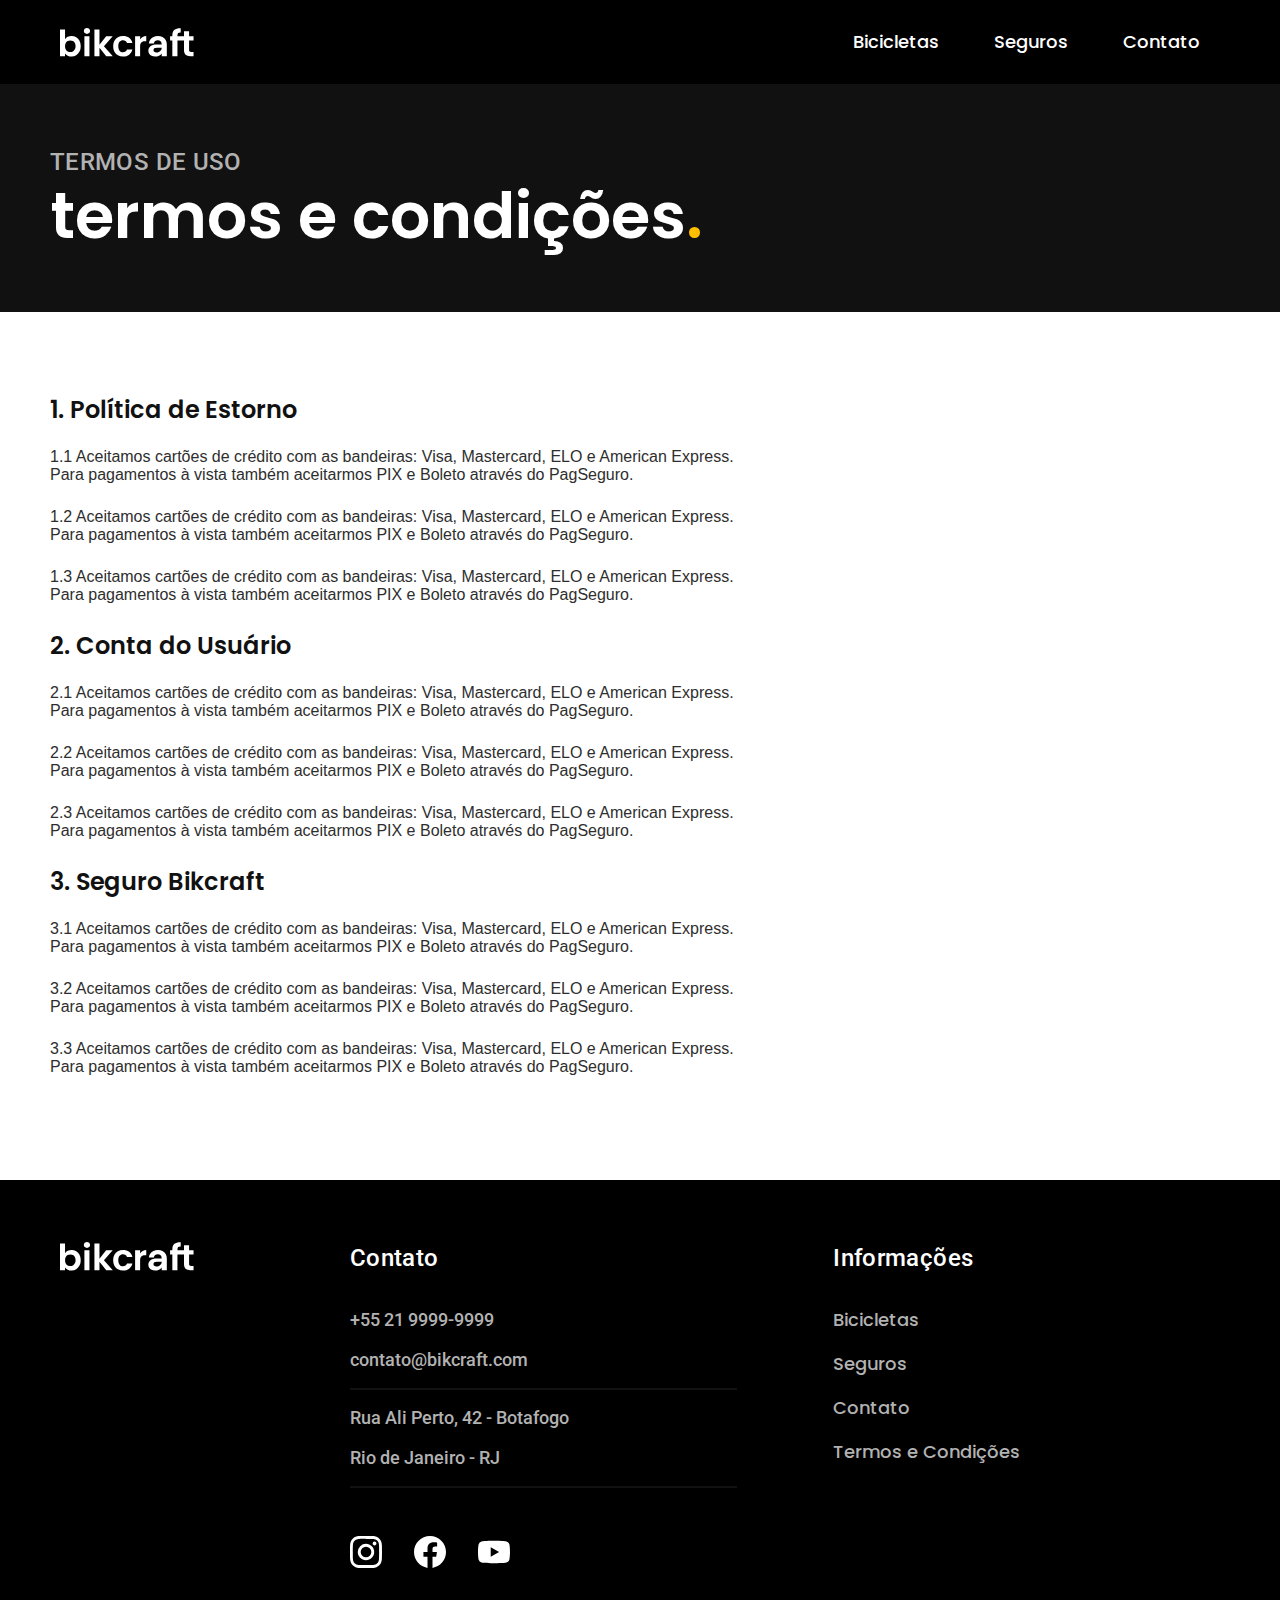
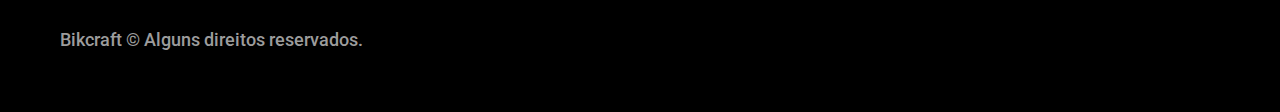
<file: termos.html>
<!DOCTYPE html>
<html lang="pt-br">

<head>
  <meta charset="UTF-8">
  <meta name="viewport" content="width=device-width, initial-scale=1.0">
  <link rel="preload" href="css/style.css" as="style">
  <link rel="stylesheet" href="css/style.css">
  <link rel="preconnect" href="https://fonts.googleapis.com">
  <link rel="preconnect" href="https://fonts.gstatic.com" crossorigin>
  <link href="https://fonts.googleapis.com/css2?family=Poppins:wght@400;600;700&family=Roboto:wght@400;500&display=swap" rel="stylesheet">
  <link rel="preconnect" href="https://fonts.googleapis.com">
  <link rel="preconnect" href="https://fonts.gstatic.com" crossorigin>
  <link href="https://fonts.googleapis.com/css2?family=Merriweather:ital,wght@1,900&display=swap" rel="stylesheet">
  <title>Termos e Condições</title>
</head>

<body>
  <header class="cabecalho-bg">
    <div class="cabecalho-container container">
      <a href="./"><img src="img/bikcraft.svg" alt="Logo bikcraft"></a>

      <nav aria-label="primaria">
        <ul class="cabecalho-menu font-1-m">
          <li> <a href="bicicletas.html">Bicicletas</a></li>
          <li> <a href="seguros.html">Seguros</a></li>
          <li> <a href="contato.html">Contato</a></li>
        </ul>
      </nav>
    </div>
  </header>

  <main>
    <div class="termos-bg">
      <div class="termos  container">
        <h3 class="font-2-l-b">Termos de Uso</h3>
        <h2 class="font-1-xxl">termos e condições<span class="detalhe-ponto">.</span></h2>
      </div>
    </div>


    <section class="termos-conteudo container">
      <h2 class="font-1-l">1. Política de Estorno</h2>
      <p>1.1 Aceitamos cartões de crédito com as bandeiras: Visa, Mastercard, ELO e American Express. Para pagamentos à vista também aceitarmos PIX e Boleto através do PagSeguro.</p>
      <p>1.2 Aceitamos cartões de crédito com as bandeiras: Visa, Mastercard, ELO e American Express. Para pagamentos à vista também aceitarmos PIX e Boleto através do PagSeguro.</p>
      <p>1.3 Aceitamos cartões de crédito com as bandeiras: Visa, Mastercard, ELO e American Express. Para pagamentos à vista também aceitarmos PIX e Boleto através do PagSeguro.</p>

      <h2 class="font-1-l">2. Conta do Usuário</h2>
      <p>2.1 Aceitamos cartões de crédito com as bandeiras: Visa, Mastercard, ELO e American Express. Para pagamentos à vista também aceitarmos PIX e Boleto através do PagSeguro.</p>
      <p>2.2 Aceitamos cartões de crédito com as bandeiras: Visa, Mastercard, ELO e American Express. Para pagamentos à vista também aceitarmos PIX e Boleto através do PagSeguro.</p>
      <p>2.3 Aceitamos cartões de crédito com as bandeiras: Visa, Mastercard, ELO e American Express. Para pagamentos à vista também aceitarmos PIX e Boleto através do PagSeguro.</p>

      <h2 class="font-1-l">3. Seguro Bikcraft</h2>
      <p>3.1 Aceitamos cartões de crédito com as bandeiras: Visa, Mastercard, ELO e American Express. Para pagamentos à vista também aceitarmos PIX e Boleto através do PagSeguro.</p>
      <p>3.2 Aceitamos cartões de crédito com as bandeiras: Visa, Mastercard, ELO e American Express. Para pagamentos à vista também aceitarmos PIX e Boleto através do PagSeguro.</p>
      <p>3.3 Aceitamos cartões de crédito com as bandeiras: Visa, Mastercard, ELO e American Express. Para pagamentos à vista também aceitarmos PIX e Boleto através do PagSeguro.</p>

    </section>
  </main>

  <footer class="rodape-bg">
    <div class="rodape container">
      <img src="img/bikcraft.svg" alt="Logo Bikcraft">
      <div class="rodape-contato">
        <h3 class="font-2-l-b">Contato</h3>
        <ul class="rodape-contato-lista font-2-m">
          <li><a href="tel:+552199999999">+55 21 9999-9999</a></li>
          <li><a href="mailto:contato@bikcraft.com">contato@bikcraft.com</a></li>
          <li><a href="">Rua Ali Perto, 42 - Botafogo</a></li>
          <li><a href="">Rio de Janeiro - RJ</a></li>
        </ul>
        <div class="rodape-redes-lista">
          <a href=""><img src="img/redes/instagram.svg" alt="ícone instagram"></a>
          <a href=""><img src="img/redes/facebook.svg" alt="ícone facebook"></a>
          <a href=""><img src="img/redes/youtube.svg" alt="ícone youtube"></a>
        </div>
      </div>
      <nav class="rodape-informacoes">
        <h3 class="font-2-l-b">Informações</h3>
        <ul class="rodape-informacoes-lista font-1-m">
          <li> <a href="./bicicletas.html">Bicicletas</a></li>
          <li><a href="./seguros.html">Seguros</a></li>
          <li> <a href="./contato.html">Contato</a></li>
          <li><a href="./termos.html">Termos e Condições</a></li>
        </ul>
      </nav>
      <p class="rodape-copy font-2-m">Bikcraft © Alguns direitos reservados.</p>
    </div>

  </footer>
</body>

</html>
</file>
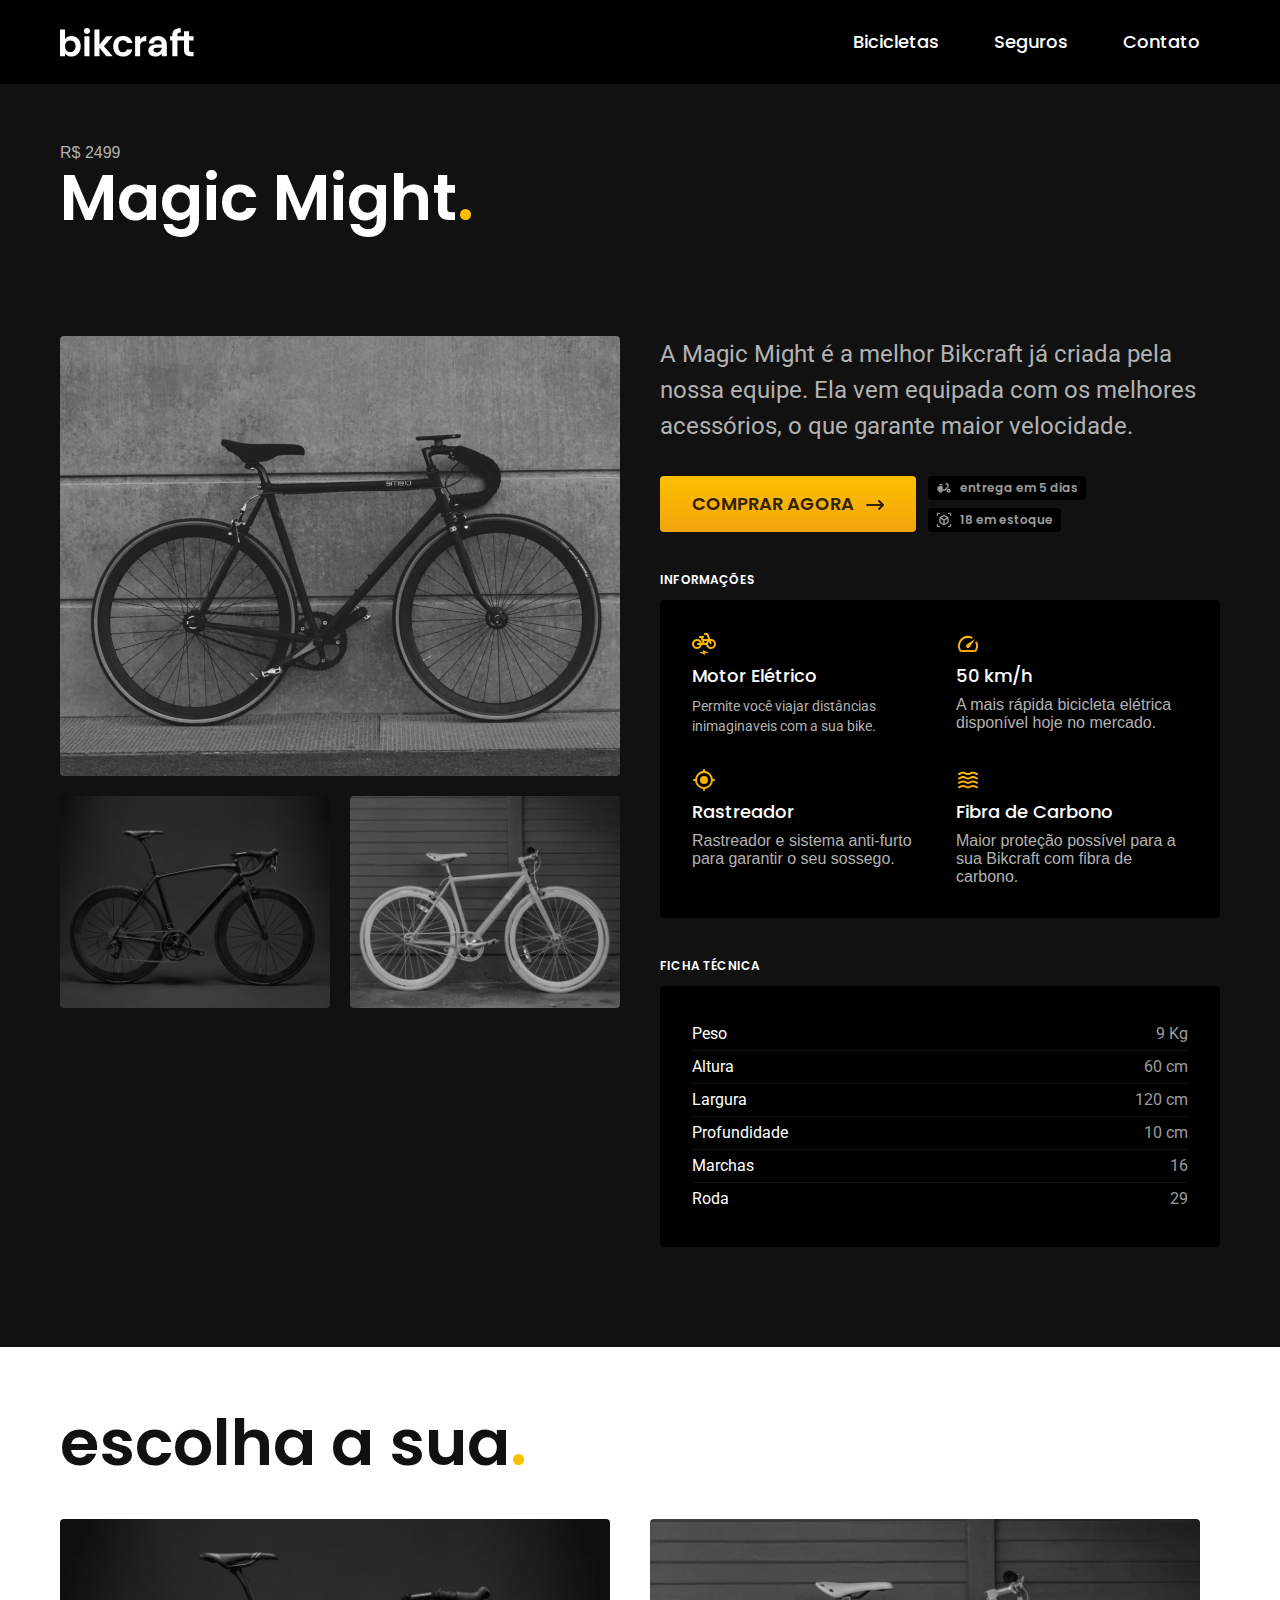
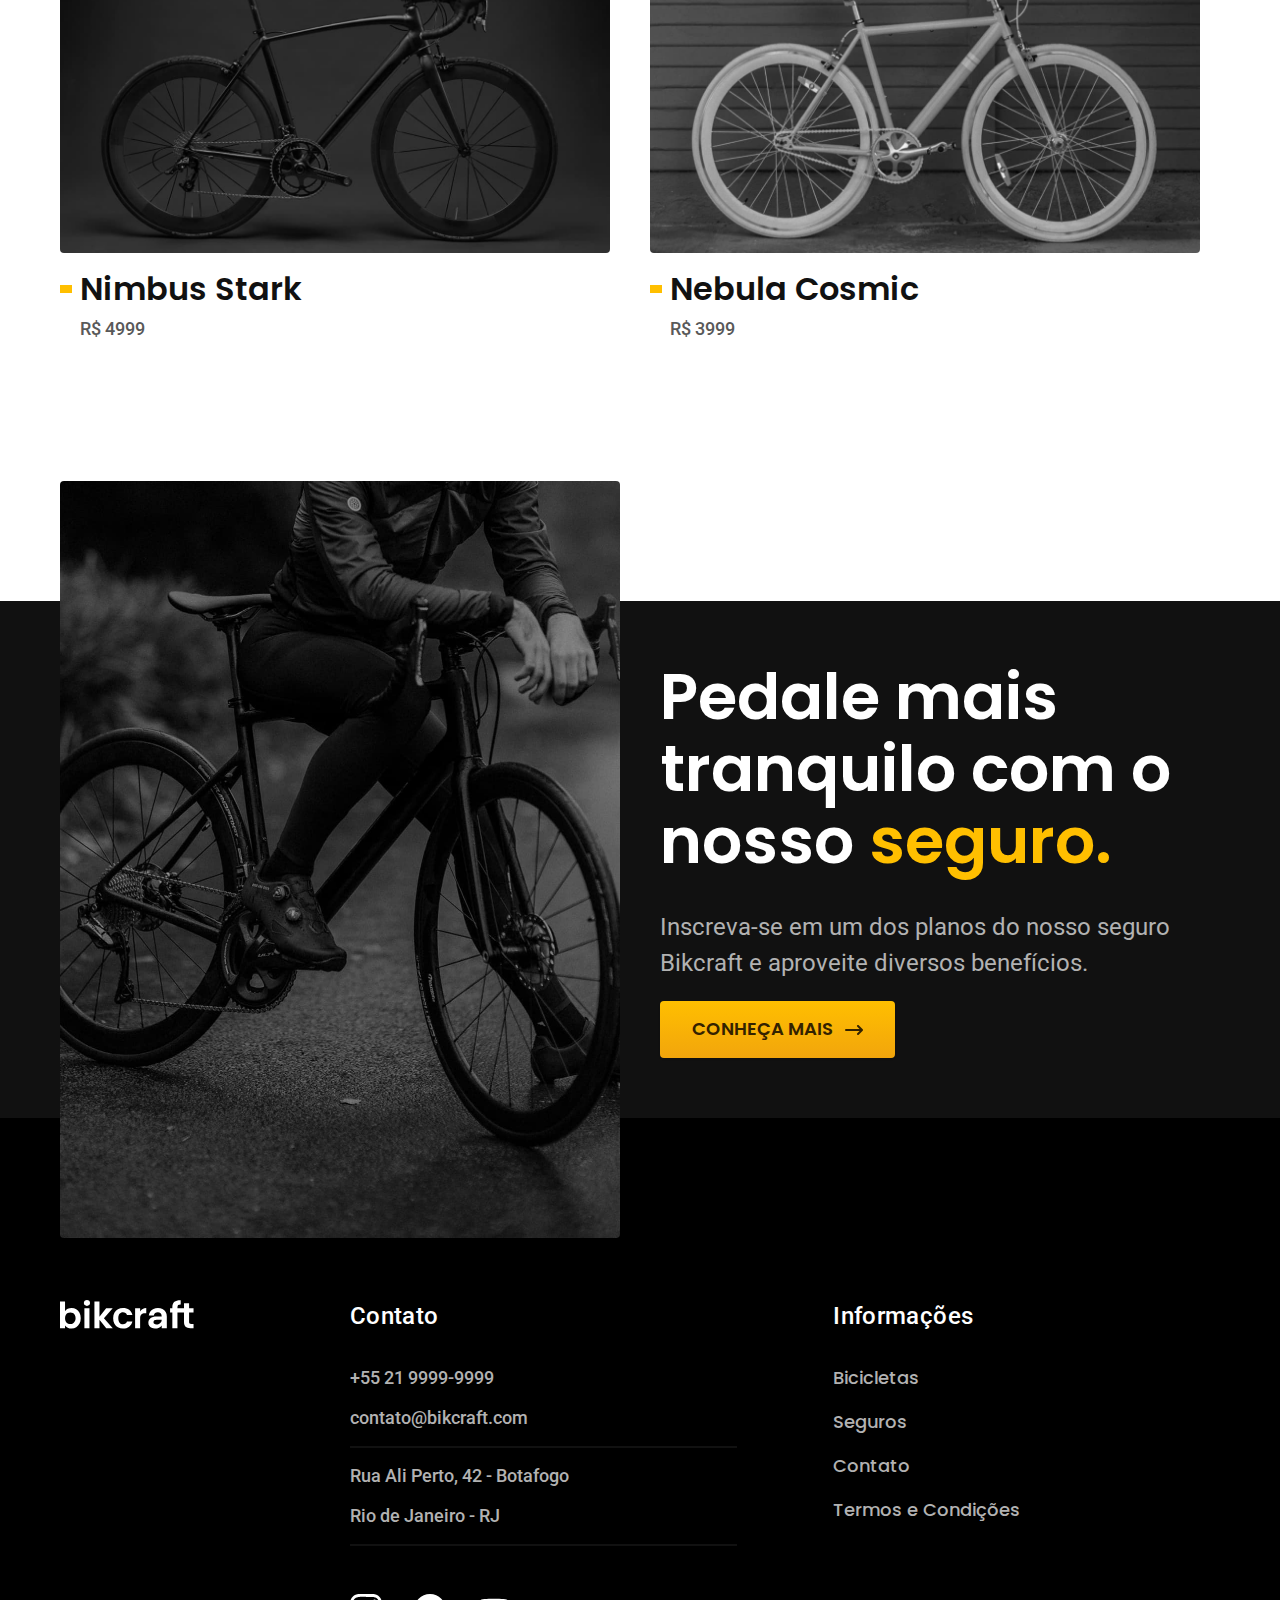
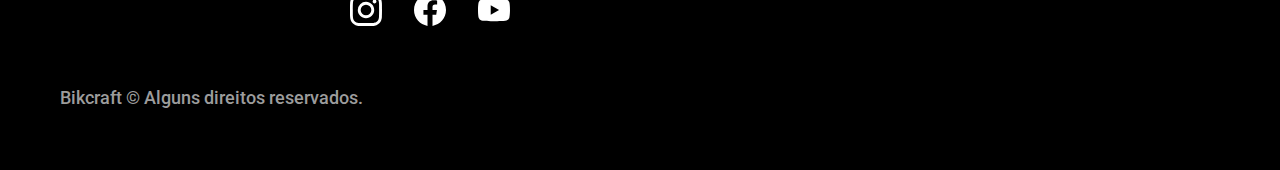
<file: bicicletas/magic.html>
<!DOCTYPE html>
<html lang="pt-br">

<head>
  <meta charset="UTF-8">
  <meta name="viewport" content="width=device-width, initial-scale=1.0">
  <link rel="stylesheet" href="../css/style.css">
  <link rel="preconnect" href="https://fonts.googleapis.com">
  <link rel="preconnect" href="https://fonts.gstatic.com" crossorigin>
  <link href="https://fonts.googleapis.com/css2?family=Poppins:wght@400;600;700&family=Roboto:wght@400;500&display=swap" rel="stylesheet">
  <link rel="preconnect" href="https://fonts.googleapis.com">
  <link rel="preconnect" href="https://fonts.gstatic.com" crossorigin>
  <link href="https://fonts.googleapis.com/css2?family=Merriweather:ital,wght@1,900&display=swap" rel="stylesheet">
  <title>Magic Might</title>
</head>

<body id="seguros">
  <header class="cabecalho-bg">
    <div class="cabecalho-container container">
      <a href="../"><img src="../img/bikcraft.svg" alt="Logo bikcraft"></a>

      <nav aria-label="primaria">
        <ul class="cabecalho-menu font-1-m">
          <li> <a href="../bicicletas.html">Bicicletas</a></li>
          <li> <a href="../seguros.html">Seguros</a></li>
          <li> <a href="/">Contato</a></li>
        </ul>
      </nav>
    </div>
  </header>

  <main class="titulo-bg">
    <div>
      <div class="titulo container">
        <p class="font-2-xl">R$ 2499</p>
        <h1 class="font-1-xxl">Magic Might<span class="detalhe-ponto">.</span></h1>
      </div>

      <div class="bicicleta container">
        <div class="bicicleta-imagens">
          <img src="../img/bicicleta/nimbus2.jpg" alt="Bicicleta Magic">
          <img src="../img/bicicleta/nimbus1.jpg" alt="Bicicleta Nimbus">
          <img src="../img/bicicleta/nimbus3.jpg" alt="Bicicleta Nebula">
        </div>


        <div class="bicicleta-conteudo">
          <p class="font-2-l">A Magic Might é a melhor Bikcraft já criada pela nossa equipe. Ela vem equipada com os melhores acessórios, o que garante maior velocidade.</p>
          <div class="bicicleta-comprar">
            <a href="../orcamento.html" class="botao">Comprar Agora</a>
            <span class="font-1-xs"><img src="../img/icones/entrega.svg" alt=""> entrega em 5 dias</span>
            <span class="font-1-xs"><img src="../img/icones/estoque.svg" alt=""> 18 em estoque</span>
          </div>

          <h2 class="font-1-xs">Informações</h2>
          <ul class="bicicleta-informacao">
            <li>
              <img src="../img/icones/eletrica.svg" alt="">
              <h3 class="font-1-m">Motor Elétrico</h3>
              <p class="font-2-xs">Permite você viajar distâncias inimaginaveis com a sua bike.</p>
            </li>
            <li>
              <img src="../img/icones/velocidade.svg" alt="">
              <h3 class="font-1-m">50 km/h</h3>
              <p>A mais rápida bicicleta elétrica disponível hoje no mercado.</p>
            </li>
            <li>
              <img src="../img/icones/rastreador.svg" alt="">
              <h3 class="font-1-m">Rastreador</h3>
              <p>Rastreador e sistema anti-furto para garantir o seu sossego.</p>
            </li>
            <li>
              <img src="../img/icones/carbono.svg" alt="">
              <h3 class="font-1-m">Fibra de Carbono</h3>
              <p>Maior proteção possível para a sua Bikcraft com fibra de carbono.</p>
            </li>
          </ul>

          <h2 class="font-1-xs">Ficha Técnica</h2>
          <ul class="bicicleta-ficha font-2-s">
            <li>Peso <span>9 Kg</span></li>
            <li>Altura <span>60 cm</span></li>
            <li>Largura <span>120 cm</span></li>
            <li>Profundidade <span>10 cm</span></li>
            <li>Marchas <span>16</span></li>
            <li>Roda <span>29</span></li>
          </ul>
        </div>
      </div>
  </main>


  <article class="bicicletas-lista container">
    <h2 class="font-1-xxl ">escolha a sua<span class="detalhe-ponto">.</span></h2>
    <ul>
      <li>
        <a href="nimbus.html"><img src="../img/bicicletas/nimbus.jpg" alt="Bicicleta Nimbus"></a>
        <h3 class="font-1-xl">Nimbus Stark</h3>
        <span class="font-2-m preco">R$ 4999</span>
      </li>
      <li>
        <a href="nebula.html"><img src="../img/bicicletas/nebula.jpg" alt="Bicicleta Nebula Cosmic"></a>
        <h3 class="font-1-xl">Nebula Cosmic</h3>
        <span class="font-2-m preco">R$ 3999</span>
      </li>
    </ul>
  </article>

  <article class="seguro-bg">
    <div class="seguro container">
      <div class="seguro-imagem">
        <img src="../img/fotos/seguros.jpg" alt="Homem na bicicleta">
      </div>
      <div class="seguro-conteudo">
        <h2 class="font-1-xxl">Pedale mais tranquilo com o nosso <span class="detalhe-ponto">seguro.</span></h2>
        <p class="font-2-l">Inscreva-se em um dos planos do nosso seguro Bikcraft e aproveite diversos benefícios.</p>
        <a href="" class="botao">CONHEÇA MAIS</a>
      </div>
    </div>
  </article>

  <footer class="rodape-bg">
    <div class="rodape container">
      <img src="../img/bikcraft.svg" alt="Logo Bikcraft">
      <div class="rodape-contato">
        <h3 class="font-2-l-b">Contato</h3>
        <ul class="rodape-contato-lista font-2-m">
          <li><a href="tel:+552199999999">+55 21 9999-9999</a></li>
          <li><a href="mailto:contato@bikcraft.com">contato@bikcraft.com</a></li>
          <li><a href="">Rua Ali Perto, 42 - Botafogo</a></li>
          <li><a href="">Rio de Janeiro - RJ</a></li>
        </ul>
        <div class="rodape-redes-lista">
          <a href=""><img src="../img/redes/instagram.svg" alt="ícone instagram"></a>
          <a href=""><img src="../img/redes/facebook.svg" alt="ícone facebook"></a>
          <a href=""><img src="../img/redes/youtube.svg" alt="ícone youtube"></a>
        </div>
      </div>
      <nav class="rodape-informacoes">
        <h3 class="font-2-l-b">Informações</h3>
        <ul class="rodape-informacoes-lista font-1-m">
          <li> <a href="../bicicletas.html">Bicicletas</a></li>
          <li><a href="../seguros.html">Seguros</a></li>
          <li> <a href="./contato.html">Contato</a></li>
          <li><a href="../termos.html">Termos e Condições</a></li>
        </ul>
      </nav>
      <p class="rodape-copy font-2-m">Bikcraft © Alguns direitos reservados.</p>
    </div>

  </footer>
</body>

</html>
</file>
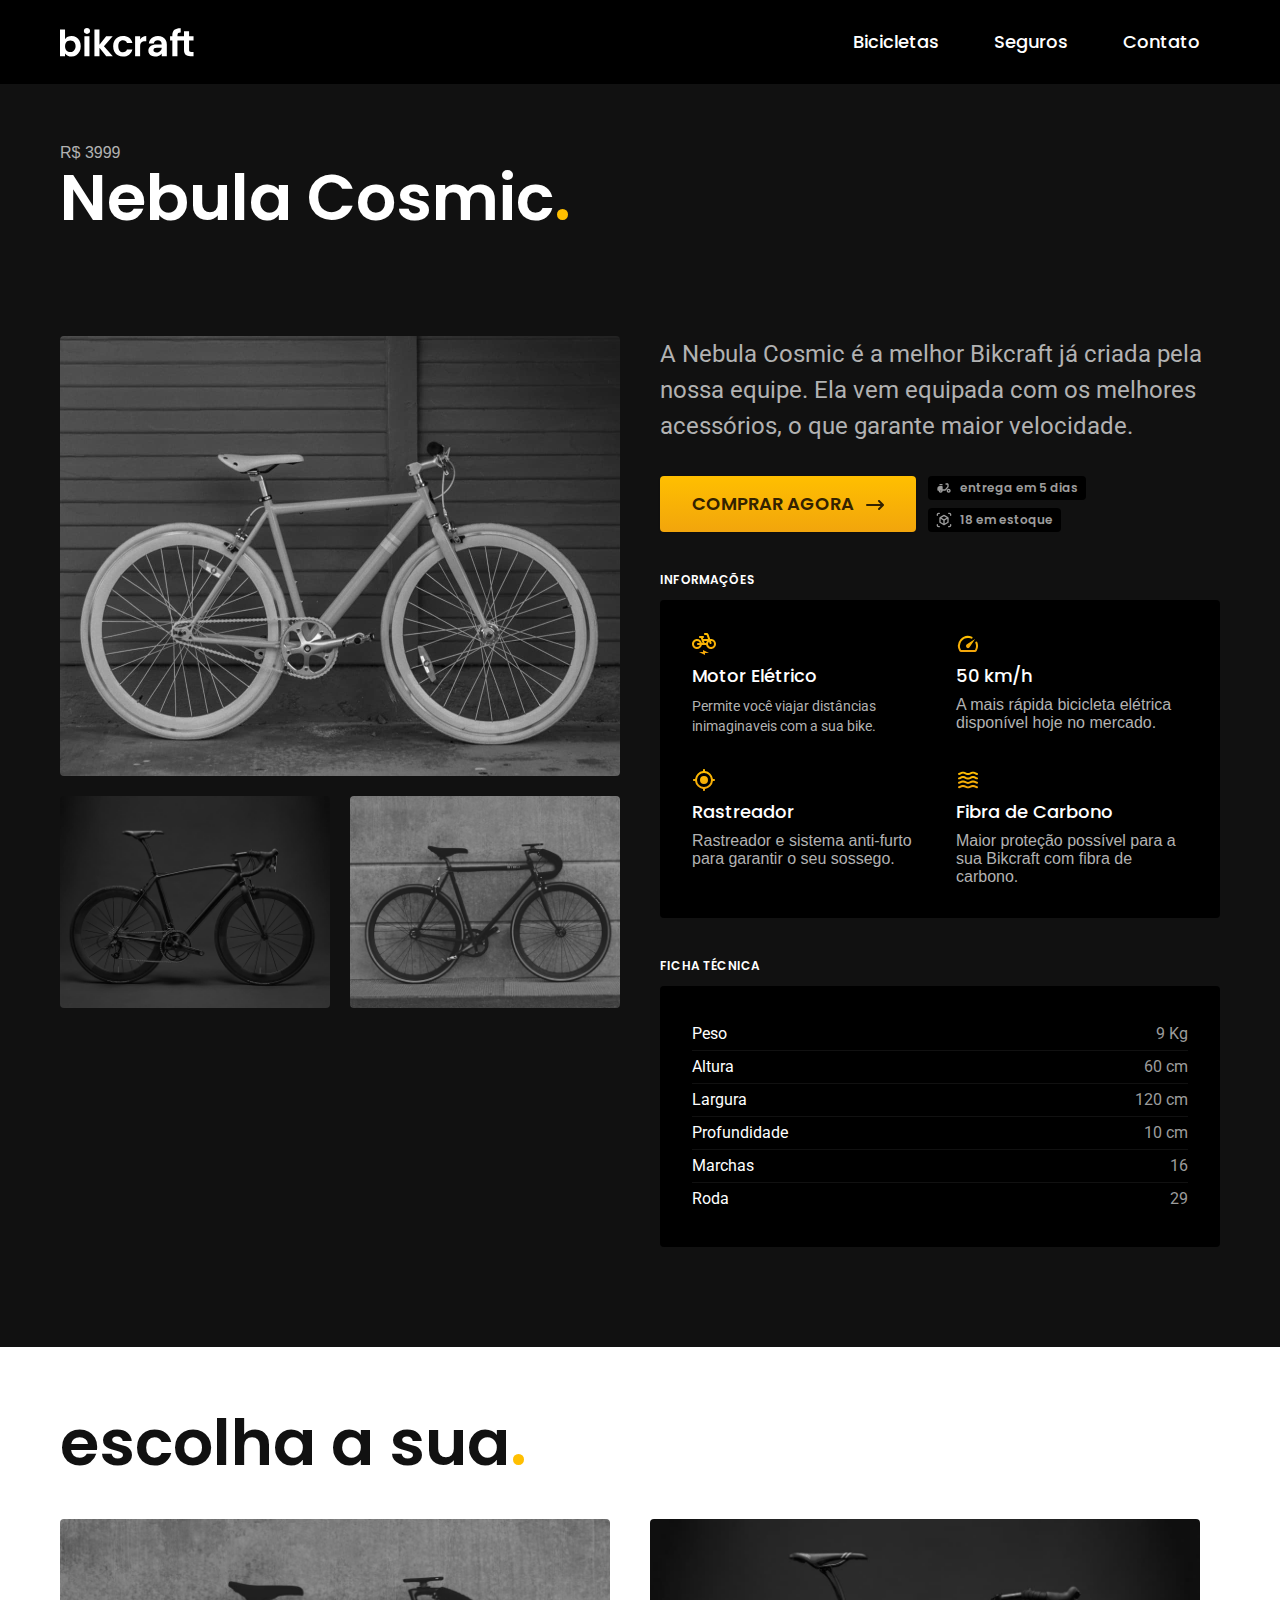
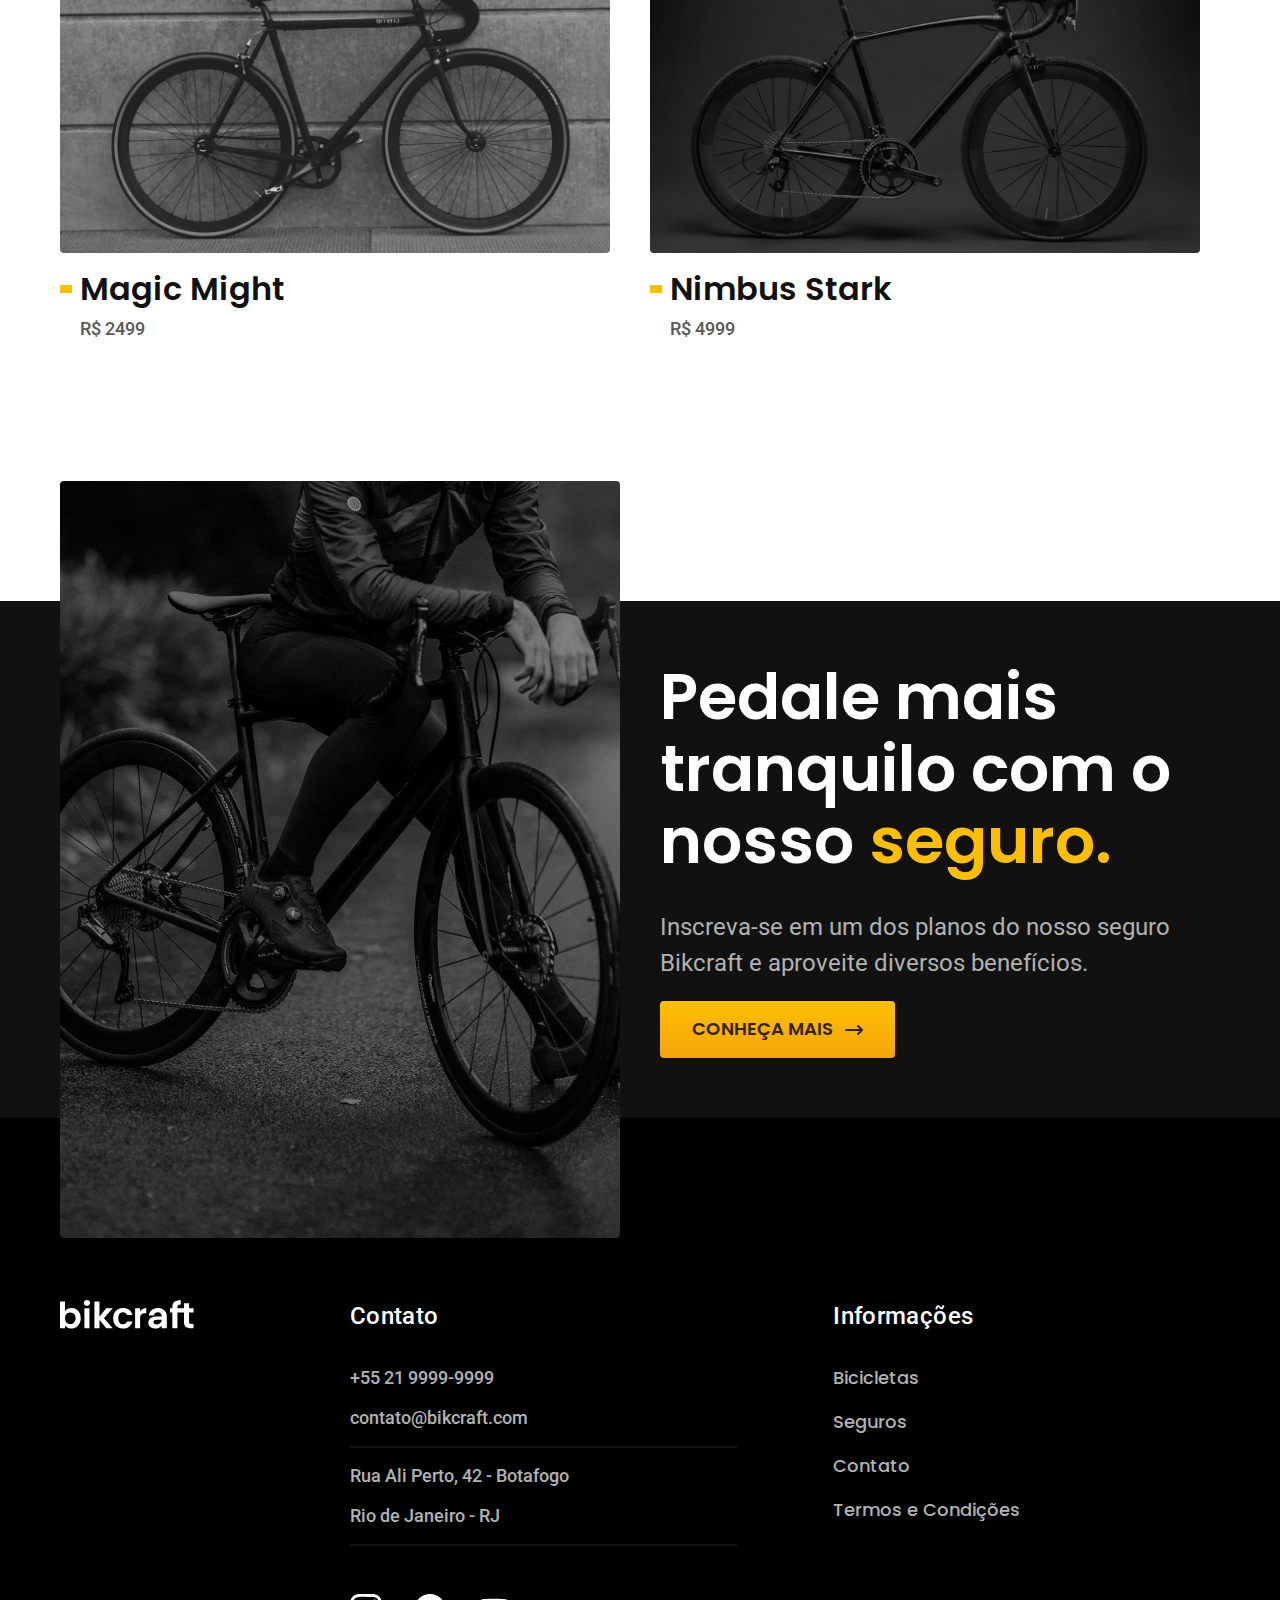
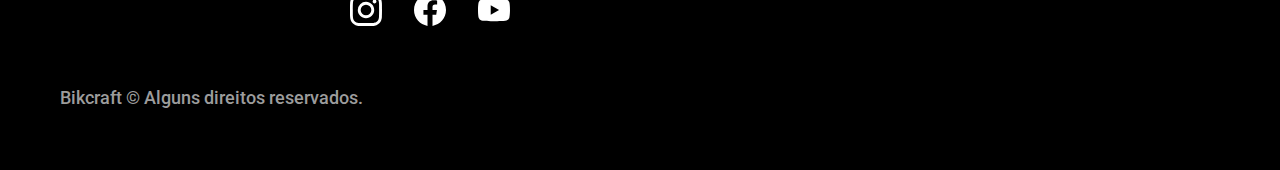
<file: bicicletas/nebula.html>
<!DOCTYPE html>
<html lang="pt-br">

<head>
  <meta charset="UTF-8">
  <meta name="viewport" content="width=device-width, initial-scale=1.0">
  <link rel="stylesheet" href="../css/style.css">
  <link rel="preconnect" href="https://fonts.googleapis.com">
  <link rel="preconnect" href="https://fonts.gstatic.com" crossorigin>
  <link href="https://fonts.googleapis.com/css2?family=Poppins:wght@400;600;700&family=Roboto:wght@400;500&display=swap" rel="stylesheet">
  <link rel="preconnect" href="https://fonts.googleapis.com">
  <link rel="preconnect" href="https://fonts.gstatic.com" crossorigin>
  <link href="https://fonts.googleapis.com/css2?family=Merriweather:ital,wght@1,900&display=swap" rel="stylesheet">
  <title>Nebula Cosmic</title>
</head>

<body id="seguros">
  <header class="cabecalho-bg">
    <div class="cabecalho-container container">
      <a href="../"><img src="../img/bikcraft.svg" alt="Logo bikcraft"></a>

      <nav aria-label="primaria">
        <ul class="cabecalho-menu font-1-m">
          <li> <a href="../bicicletas.html">Bicicletas</a></li>
          <li> <a href="../seguros.html">Seguros</a></li>
          <li> <a href="/">Contato</a></li>
        </ul>
      </nav>
    </div>
  </header>

  <main class="titulo-bg">
    <div>
      <div class="titulo container">
        <p class="font-2-xl">R$ 3999</p>
        <h1 class="font-1-xxl">Nebula Cosmic<span class="detalhe-ponto">.</span></h1>
      </div>

      <div class="bicicleta container">
        <div class="bicicleta-imagens">
          <img src="../img/bicicleta/nimbus3.jpg" alt="Bicicleta Nebula">
          <img src="../img/bicicleta/nimbus1.jpg" alt="Bicicleta Nimbus">
          <img src="../img/bicicleta/nimbus2.jpg" alt="Bicicleta Magic">

        </div>


        <div class="bicicleta-conteudo">
          <p class="font-2-l">A Nebula Cosmic é a melhor Bikcraft já criada pela nossa equipe. Ela vem equipada com os melhores acessórios, o que garante maior velocidade.</p>
          <div class="bicicleta-comprar">
            <a href="../orcamento.html" class="botao">Comprar Agora</a>
            <span class="font-1-xs"><img src="../img/icones/entrega.svg" alt=""> entrega em 5 dias</span>
            <span class="font-1-xs"><img src="../img/icones/estoque.svg" alt=""> 18 em estoque</span>
          </div>

          <h2 class="font-1-xs">Informações</h2>
          <ul class="bicicleta-informacao">
            <li>
              <img src="../img/icones/eletrica.svg" alt="">
              <h3 class="font-1-m">Motor Elétrico</h3>
              <p class="font-2-xs">Permite você viajar distâncias inimaginaveis com a sua bike.</p>
            </li>
            <li>
              <img src="../img/icones/velocidade.svg" alt="">
              <h3 class="font-1-m">50 km/h</h3>
              <p>A mais rápida bicicleta elétrica disponível hoje no mercado.</p>
            </li>
            <li>
              <img src="../img/icones/rastreador.svg" alt="">
              <h3 class="font-1-m">Rastreador</h3>
              <p>Rastreador e sistema anti-furto para garantir o seu sossego.</p>
            </li>
            <li>
              <img src="../img/icones/carbono.svg" alt="">
              <h3 class="font-1-m">Fibra de Carbono</h3>
              <p>Maior proteção possível para a sua Bikcraft com fibra de carbono.</p>
            </li>
          </ul>

          <h2 class="font-1-xs">Ficha Técnica</h2>
          <ul class="bicicleta-ficha font-2-s">
            <li>Peso <span>9 Kg</span></li>
            <li>Altura <span>60 cm</span></li>
            <li>Largura <span>120 cm</span></li>
            <li>Profundidade <span>10 cm</span></li>
            <li>Marchas <span>16</span></li>
            <li>Roda <span>29</span></li>
          </ul>
        </div>
      </div>
  </main>


  <article class="bicicletas-lista container">
    <h2 class="font-1-xxl ">escolha a sua<span class="detalhe-ponto">.</span></h2>
    <ul>
      <li>
        <a href="magic.html"><img src="../img/bicicletas/magic.jpg" alt="Bicicleta Magic Might"></a>
        <h3 class="font-1-xl">Magic Might</h3>
        <span class="font-2-m preco">R$ 2499</span>
      </li>
      <li>
        <a href="nimbus.html"><img src="../img/bicicletas/nimbus.jpg" alt="Bicicleta Nimbus"></a>
        <h3 class="font-1-xl">Nimbus Stark</h3>
        <span class="font-2-m preco">R$ 4999</span>
      </li>
    </ul>
  </article>

  <article class="seguro-bg">
    <div class="seguro container">
      <div class="seguro-imagem">
        <img src="../img/fotos/seguros.jpg" alt="Homem na bicicleta">
      </div>
      <div class="seguro-conteudo">
        <h2 class="font-1-xxl">Pedale mais tranquilo com o nosso <span class="detalhe-ponto">seguro.</span></h2>
        <p class="font-2-l">Inscreva-se em um dos planos do nosso seguro Bikcraft e aproveite diversos benefícios.</p>
        <a href="" class="botao">CONHEÇA MAIS</a>
      </div>
    </div>
  </article>

  <footer class="rodape-bg">
    <div class="rodape container">
      <img src="../img/bikcraft.svg" alt="Logo Bikcraft">
      <div class="rodape-contato">
        <h3 class="font-2-l-b">Contato</h3>
        <ul class="rodape-contato-lista font-2-m">
          <li><a href="tel:+552199999999">+55 21 9999-9999</a></li>
          <li><a href="mailto:contato@bikcraft.com">contato@bikcraft.com</a></li>
          <li><a href="">Rua Ali Perto, 42 - Botafogo</a></li>
          <li><a href="">Rio de Janeiro - RJ</a></li>
        </ul>
        <div class="rodape-redes-lista">
          <a href=""><img src="../img/redes/instagram.svg" alt="ícone instagram"></a>
          <a href=""><img src="../img/redes/facebook.svg" alt="ícone facebook"></a>
          <a href=""><img src="../img/redes/youtube.svg" alt="ícone youtube"></a>
        </div>
      </div>
      <nav class="rodape-informacoes">
        <h3 class="font-2-l-b">Informações</h3>
        <ul class="rodape-informacoes-lista font-1-m">
          <li> <a href="../bicicletas.html">Bicicletas</a></li>
          <li><a href="../seguros.html">Seguros</a></li>
          <li> <a href="./contato.html">Contato</a></li>
          <li><a href="../termos.html">Termos e Condições</a></li>
        </ul>
      </nav>
      <p class="rodape-copy font-2-m">Bikcraft © Alguns direitos reservados.</p>
    </div>

  </footer>
</body>

</html>
</file>
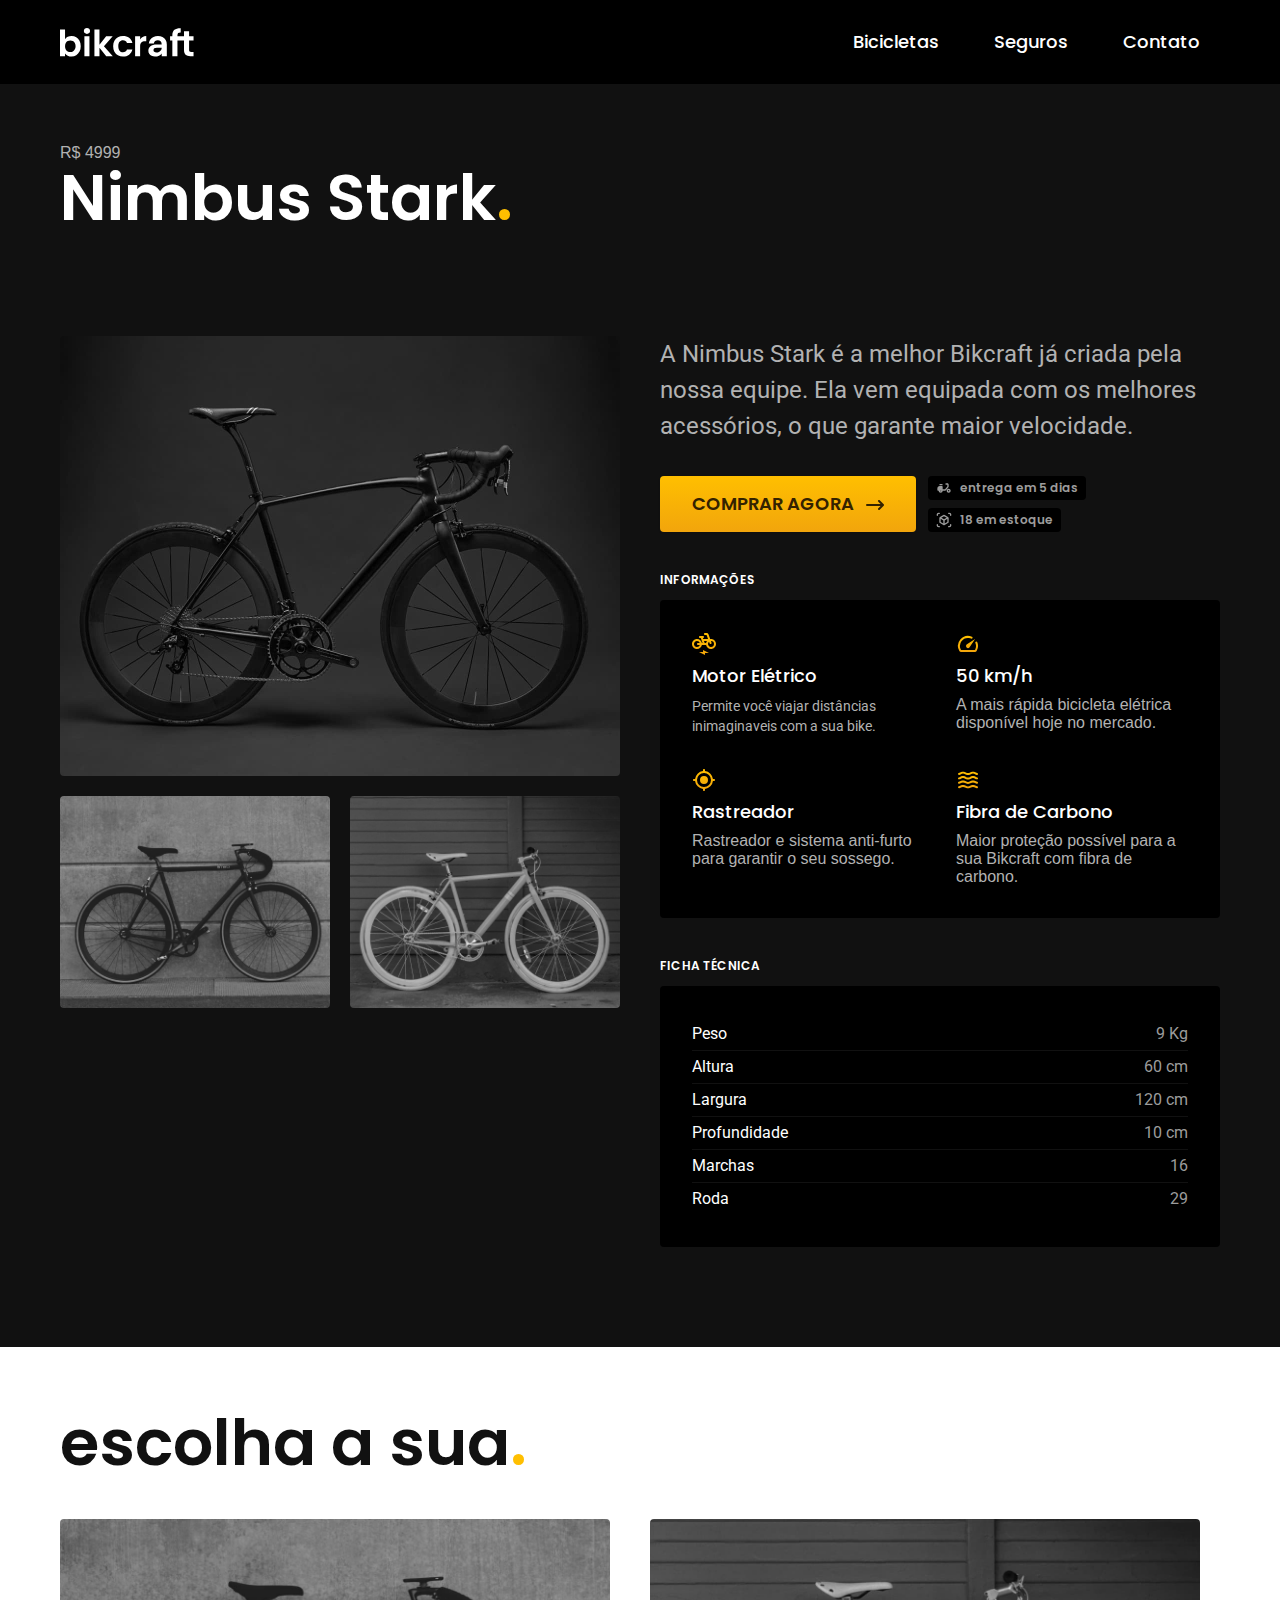
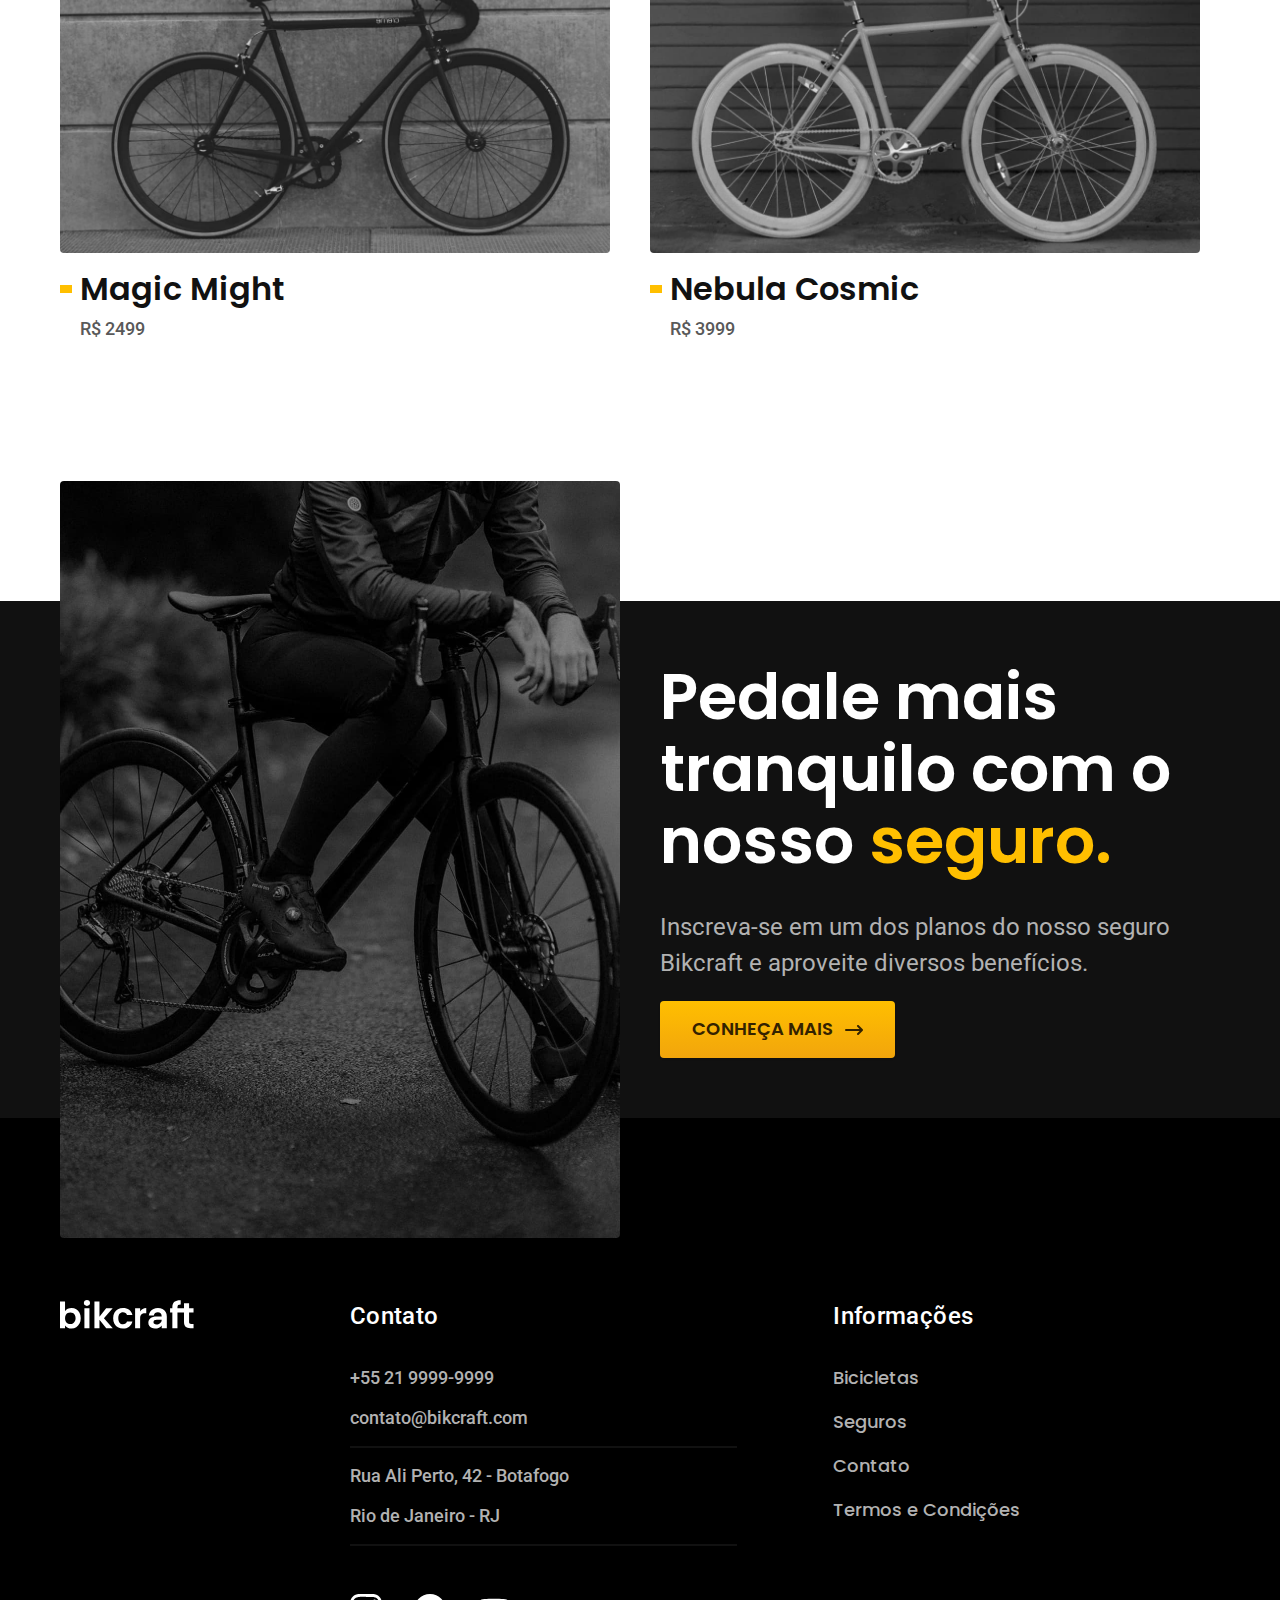
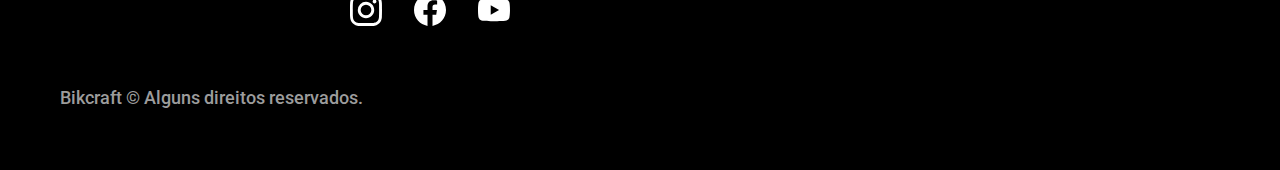
<file: bicicletas/nimbus.html>
<!DOCTYPE html>
<html lang="pt-br">

<head>
  <meta charset="UTF-8">
  <meta name="viewport" content="width=device-width, initial-scale=1.0">
  <link rel="stylesheet" href="../css/style.css">
  <link rel="preconnect" href="https://fonts.googleapis.com">
  <link rel="preconnect" href="https://fonts.gstatic.com" crossorigin>
  <link href="https://fonts.googleapis.com/css2?family=Poppins:wght@400;600;700&family=Roboto:wght@400;500&display=swap" rel="stylesheet">
  <link rel="preconnect" href="https://fonts.googleapis.com">
  <link rel="preconnect" href="https://fonts.gstatic.com" crossorigin>
  <link href="https://fonts.googleapis.com/css2?family=Merriweather:ital,wght@1,900&display=swap" rel="stylesheet">
  <title>Nimbus Stark</title>
</head>

<body id="seguros">
  <header class="cabecalho-bg">
    <div class="cabecalho-container container">
      <a href="../"><img src="../img/bikcraft.svg" alt="Logo bikcraft"></a>

      <nav aria-label="primaria">
        <ul class="cabecalho-menu font-1-m">
          <li> <a href="../bicicletas.html">Bicicletas</a></li>
          <li> <a href="../seguros.html">Seguros</a></li>
          <li> <a href="/">Contato</a></li>
        </ul>
      </nav>
    </div>
  </header>

  <main class="titulo-bg">
    <div>
      <div class="titulo container">
        <p class="font-2-xl">R$ 4999</p>
        <h1 class="font-1-xxl">Nimbus Stark<span class="detalhe-ponto">.</span></h1>
      </div>

      <div class="bicicleta container">
        <div class="bicicleta-imagens">
          <img src="../img/bicicleta/nimbus1.jpg" alt="Bicicleta Nimbus">
          <img src="../img/bicicleta/nimbus2.jpg" alt="Bicicleta Magic">
          <img src="../img/bicicleta/nimbus3.jpg" alt="Bicicleta Nebula">
        </div>


        <div class="bicicleta-conteudo">
          <p class="font-2-l">A Nimbus Stark é a melhor Bikcraft já criada pela nossa equipe. Ela vem equipada com os melhores acessórios, o que garante maior velocidade.</p>
          <div class="bicicleta-comprar">
            <a href="../orcamento.html" class="botao">Comprar Agora</a>
            <span class="font-1-xs"><img src="../img/icones/entrega.svg" alt=""> entrega em 5 dias</span>
            <span class="font-1-xs"><img src="../img/icones/estoque.svg" alt=""> 18 em estoque</span>
          </div>

          <h2 class="font-1-xs">Informações</h2>
          <ul class="bicicleta-informacao">
            <li>
              <img src="../img/icones/eletrica.svg" alt="">
              <h3 class="font-1-m">Motor Elétrico</h3>
              <p class="font-2-xs">Permite você viajar distâncias inimaginaveis com a sua bike.</p>
            </li>
            <li>
              <img src="../img/icones/velocidade.svg" alt="">
              <h3 class="font-1-m">50 km/h</h3>
              <p>A mais rápida bicicleta elétrica disponível hoje no mercado.</p>
            </li>
            <li>
              <img src="../img/icones/rastreador.svg" alt="">
              <h3 class="font-1-m">Rastreador</h3>
              <p>Rastreador e sistema anti-furto para garantir o seu sossego.</p>
            </li>
            <li>
              <img src="../img/icones/carbono.svg" alt="">
              <h3 class="font-1-m">Fibra de Carbono</h3>
              <p>Maior proteção possível para a sua Bikcraft com fibra de carbono.</p>
            </li>
          </ul>

          <h2 class="font-1-xs">Ficha Técnica</h2>
          <ul class="bicicleta-ficha font-2-s">
            <li>Peso <span>9 Kg</span></li>
            <li>Altura <span>60 cm</span></li>
            <li>Largura <span>120 cm</span></li>
            <li>Profundidade <span>10 cm</span></li>
            <li>Marchas <span>16</span></li>
            <li>Roda <span>29</span></li>
          </ul>
        </div>
      </div>
  </main>


  <article class="bicicletas-lista container">
    <h2 class="font-1-xxl ">escolha a sua<span class="detalhe-ponto">.</span></h2>
    <ul>
      <li>
        <a href="magic.html"><img src="../img/bicicletas/magic.jpg" alt="Bicicleta Magic Might"></a>
        <h3 class="font-1-xl">Magic Might</h3>
        <span class="font-2-m preco">R$ 2499</span>
      </li>
      <li>
        <a href="nebula.html"><img src="../img/bicicletas/nebula.jpg" alt="Bicicleta Nebula Cosmic"></a>
        <h3 class="font-1-xl">Nebula Cosmic</h3>
        <span class="font-2-m preco">R$ 3999</span>
      </li>
    </ul>
  </article>

  <article class="seguro-bg">
    <div class="seguro container">
      <div class="seguro-imagem">
        <img src="../img/fotos/seguros.jpg" alt="Homem na bicicleta">
      </div>
      <div class="seguro-conteudo">
        <h2 class="font-1-xxl">Pedale mais tranquilo com o nosso <span class="detalhe-ponto">seguro.</span></h2>
        <p class="font-2-l">Inscreva-se em um dos planos do nosso seguro Bikcraft e aproveite diversos benefícios.</p>
        <a href="" class="botao">CONHEÇA MAIS</a>
      </div>
    </div>
  </article>

  <footer class="rodape-bg">
    <div class="rodape container">
      <img src="../img/bikcraft.svg" alt="Logo Bikcraft">
      <div class="rodape-contato">
        <h3 class="font-2-l-b">Contato</h3>
        <ul class="rodape-contato-lista font-2-m">
          <li><a href="tel:+552199999999">+55 21 9999-9999</a></li>
          <li><a href="mailto:contato@bikcraft.com">contato@bikcraft.com</a></li>
          <li><a href="">Rua Ali Perto, 42 - Botafogo</a></li>
          <li><a href="">Rio de Janeiro - RJ</a></li>
        </ul>
        <div class="rodape-redes-lista">
          <a href=""><img src="../img/redes/instagram.svg" alt="ícone instagram"></a>
          <a href=""><img src="../img/redes/facebook.svg" alt="ícone facebook"></a>
          <a href=""><img src="../img/redes/youtube.svg" alt="ícone youtube"></a>
        </div>
      </div>
      <nav class="rodape-informacoes">
        <h3 class="font-2-l-b">Informações</h3>
        <ul class="rodape-informacoes-lista font-1-m">
          <li> <a href="../bicicletas.html">Bicicletas</a></li>
          <li><a href="../seguros.html">Seguros</a></li>
          <li> <a href="./contato.html">Contato</a></li>
          <li><a href="../termos.html">Termos e Condições</a></li>
        </ul>
      </nav>
      <p class="rodape-copy font-2-m">Bikcraft © Alguns direitos reservados.</p>
    </div>

  </footer>
</body>

</html>
</file>
<file: css/style.css>
@import "css-utilitario/cores.css";
@import "css-utilitario/tipografia.css";
@import "css-utilitario/utilitario.css";
@import "global/header.css";
@import "home/introducao.css";
@import "home/bicicletas.css";
@import "home/tecnologia.css";
@import "home/parceiros.css";
@import "home/depoimento.css";
@import "home/seguros.css";
@import "global/global.css";
@import "global/rodape.css";
@import "termos/termos.css";
@import "bicicletas/bicicletas.css";
@import "seguros/seguros.css";
@import "bicicletas/nimbus.css";
@import "contato/contato.css";
@import "contato/lojas.css";
@import "css-utilitario/formulario.css";
</file>
